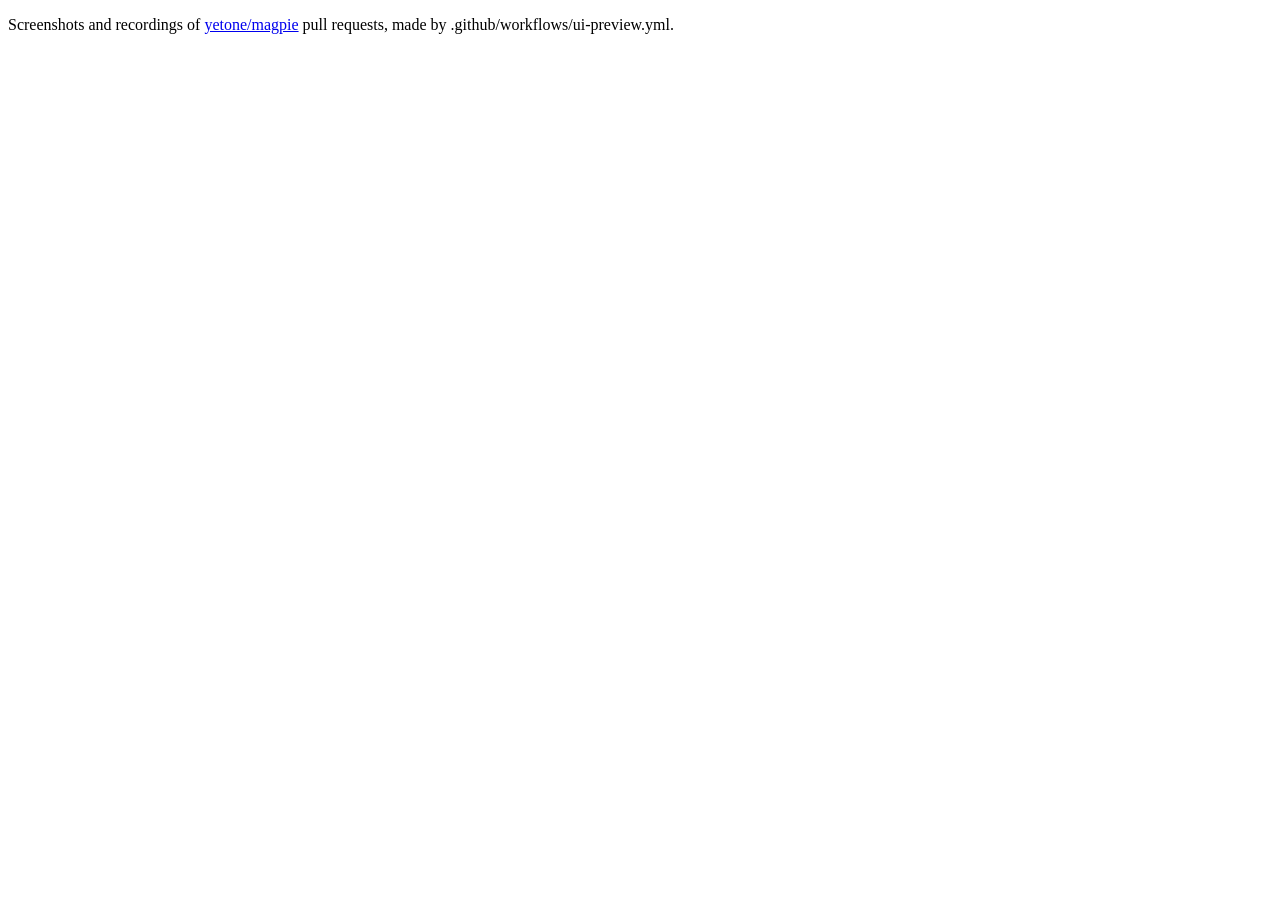
<file: index.html>
<!doctype html><meta charset="utf-8"><title>magpie UI previews</title><p>Screenshots and recordings of <a href="https://github.com/yetone/magpie/pulls">yetone/magpie</a> pull requests, made by .github/workflows/ui-preview.yml.</p>
</file>
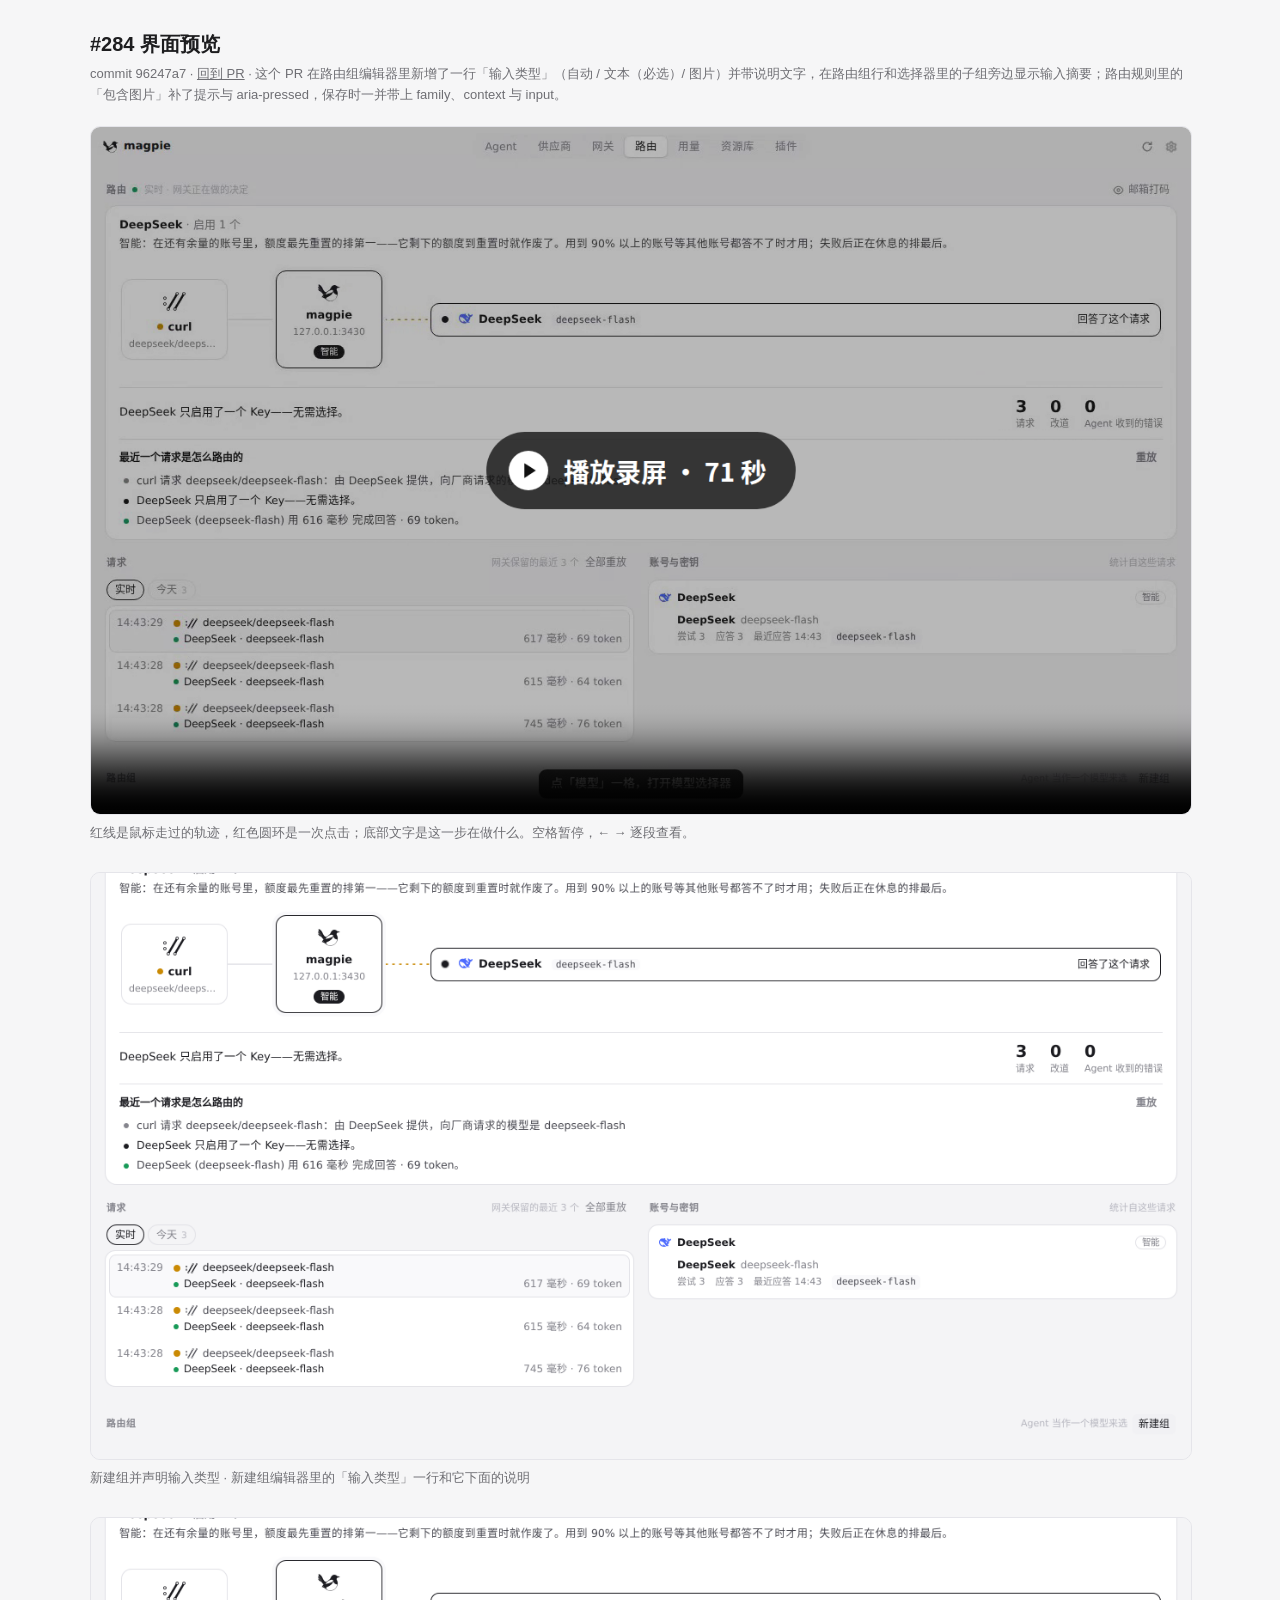
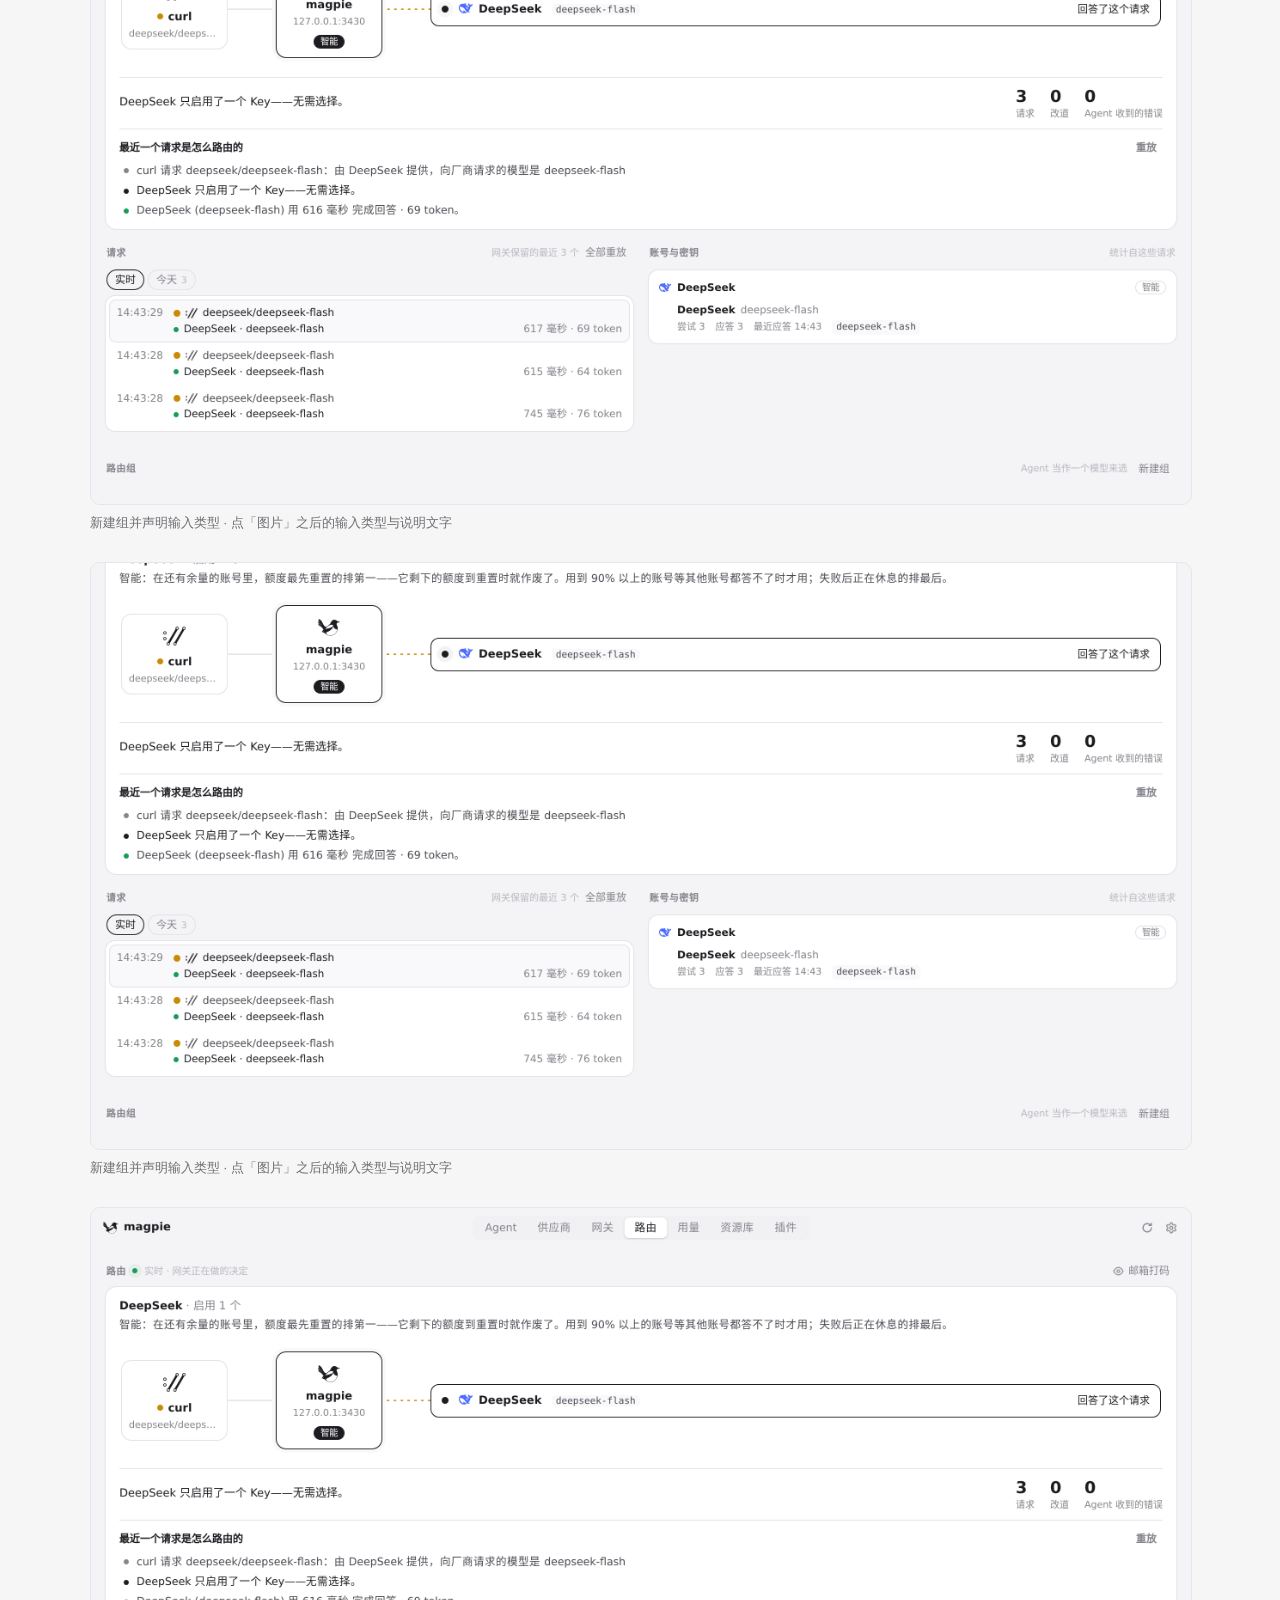
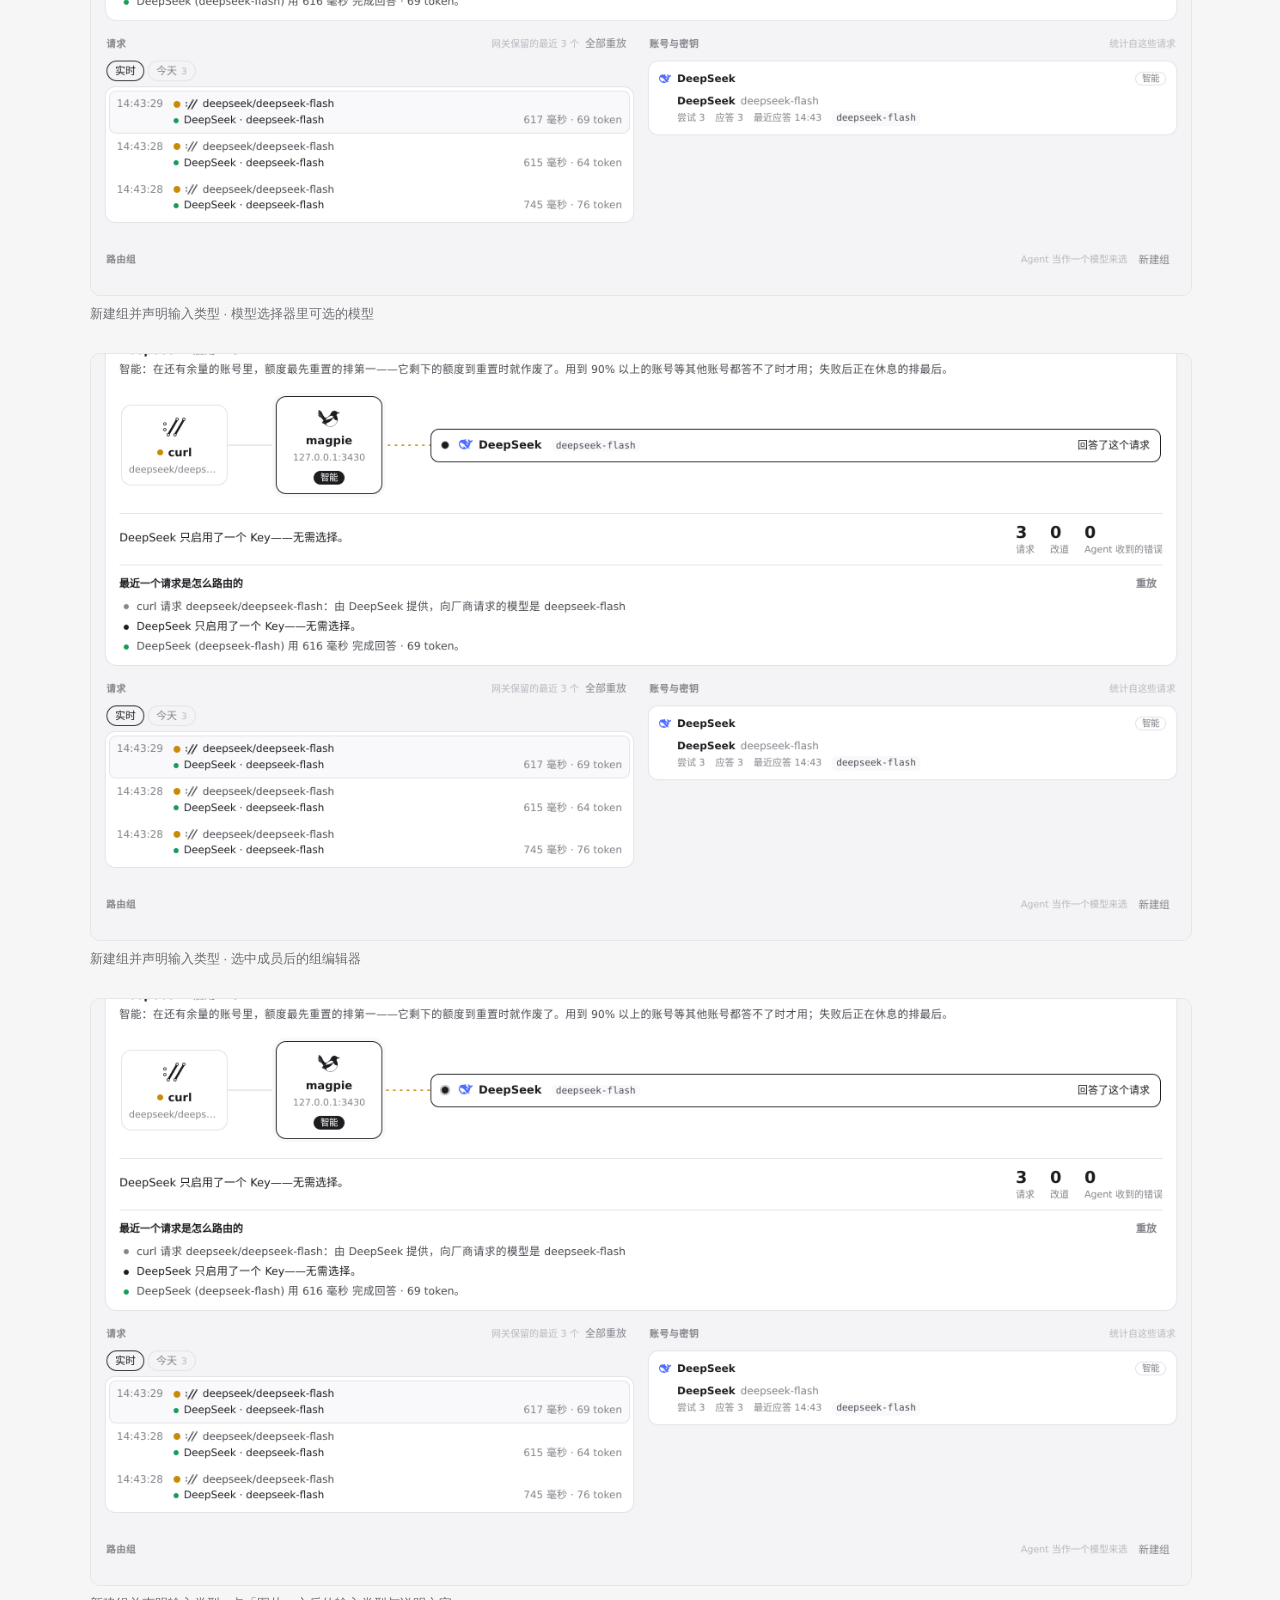
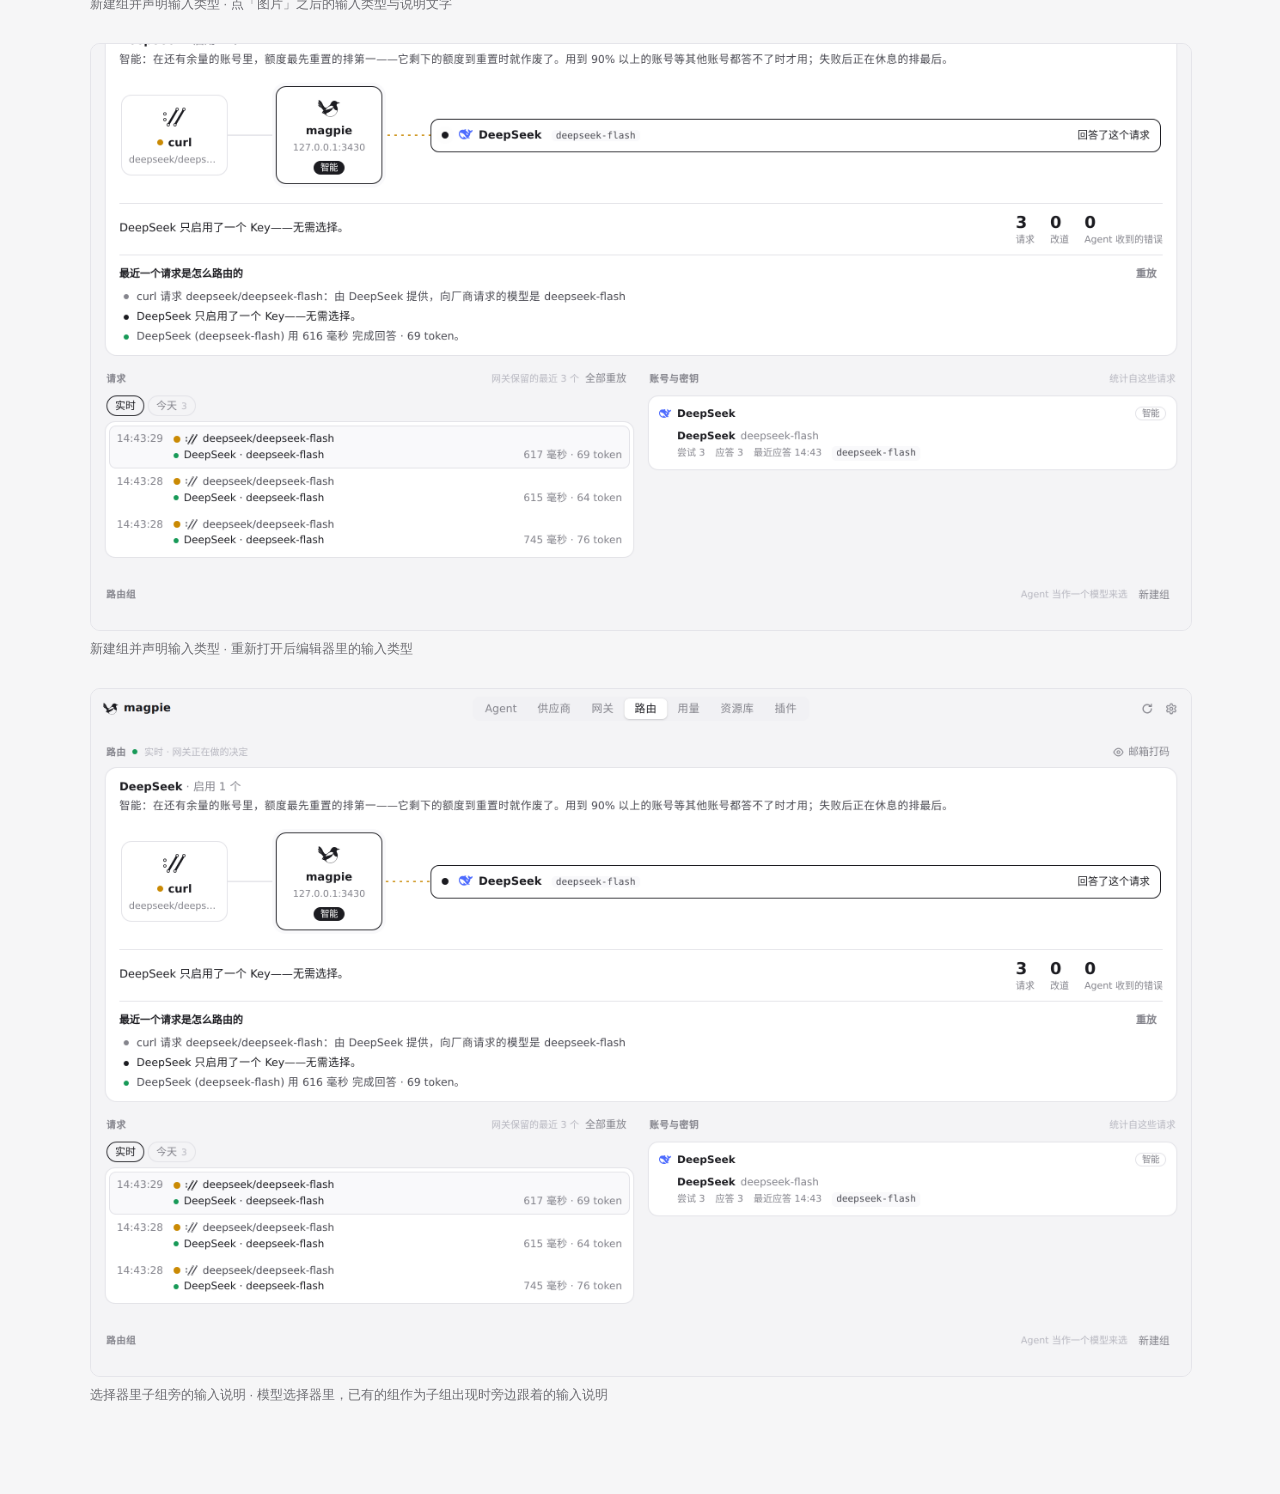
<file: pr-284/96247a7/index.html>
<!doctype html><html lang="zh"><meta charset="utf-8"><meta name="viewport" content="width=device-width,initial-scale=1">
<title>#284 界面预览 · 96247a7</title>
<style>:root{color-scheme:light dark;--bg:#f6f6f7;--fg:#1d1d1f;--muted:#6e6e73;--card:#fff;--line:#e5e5ea}
@media (prefers-color-scheme:dark){:root{--bg:#111113;--fg:#f2f2f4;--muted:#9a9aa0;--card:#1c1c1f;--line:#2c2c30}}
body{margin:0;background:var(--bg);color:var(--fg);font:15px/1.6 -apple-system,"Segoe UI","PingFang SC","Noto Sans CJK SC",sans-serif}
main{max-width:1100px;margin:0 auto;padding:28px 16px 60px}h1{font-size:20px;margin:0 0 4px}.m{color:var(--muted);font-size:13px;margin:0 0 20px}
video,img{display:block;width:100%;border-radius:10px;border:1px solid var(--line);background:var(--card)}figure{margin:0 0 28px}figcaption{color:var(--muted);font-size:13px;margin-top:8px}
a{color:inherit}</style>
<main><h1>#284 界面预览</h1><p class="m">commit 96247a7 · <a href="https://github.com/yetone/magpie/pull/284">回到 PR</a> · 这个 PR 在路由组编辑器里新增了一行「输入类型」（自动 / 文本（必选）/ 图片）并带说明文字，在路由组行和选择器里的子组旁边显示输入摘要；路由规则里的「包含图片」补了提示与 aria-pressed，保存时一并带上 family、context 与 input。</p>
<figure><video src="preview.mp4" controls autoplay muted playsinline poster="poster.png"></video><figcaption>红线是鼠标走过的轨迹，红色圆环是一次点击；底部文字是这一步在做什么。空格暂停，← → 逐段查看。</figcaption></figure>
<figure><img src="01-group-editor-input-auto.png" alt="新建组编辑器里的「输入类型」一行和它下面的说明"><figcaption>新建组并声明输入类型 · 新建组编辑器里的「输入类型」一行和它下面的说明</figcaption></figure>
<figure><img src="02-group-editor-input-image.png" alt="点「图片」之后的输入类型与说明文字"><figcaption>新建组并声明输入类型 · 点「图片」之后的输入类型与说明文字</figcaption></figure>
<figure><img src="04-group-editor-input-image.png" alt="点「图片」之后的输入类型与说明文字"><figcaption>新建组并声明输入类型 · 点「图片」之后的输入类型与说明文字</figcaption></figure>
<figure><img src="06-group-member-picker.png" alt="模型选择器里可选的模型"><figcaption>新建组并声明输入类型 · 模型选择器里可选的模型</figcaption></figure>
<figure><img src="07-group-editor-after-member.png" alt="选中成员后的组编辑器"><figcaption>新建组并声明输入类型 · 选中成员后的组编辑器</figcaption></figure>
<figure><img src="08-group-editor-input-image.png" alt="点「图片」之后的输入类型与说明文字"><figcaption>新建组并声明输入类型 · 点「图片」之后的输入类型与说明文字</figcaption></figure>
<figure><img src="10-group-editor-reopened.png" alt="重新打开后编辑器里的输入类型"><figcaption>新建组并声明输入类型 · 重新打开后编辑器里的输入类型</figcaption></figure>
<figure><img src="11-picker-subgroup-input-note.png" alt="模型选择器里，已有的组作为子组出现时旁边跟着的输入说明"><figcaption>选择器里子组旁的输入说明 · 模型选择器里，已有的组作为子组出现时旁边跟着的输入说明</figcaption></figure>
</main></html>
</file>
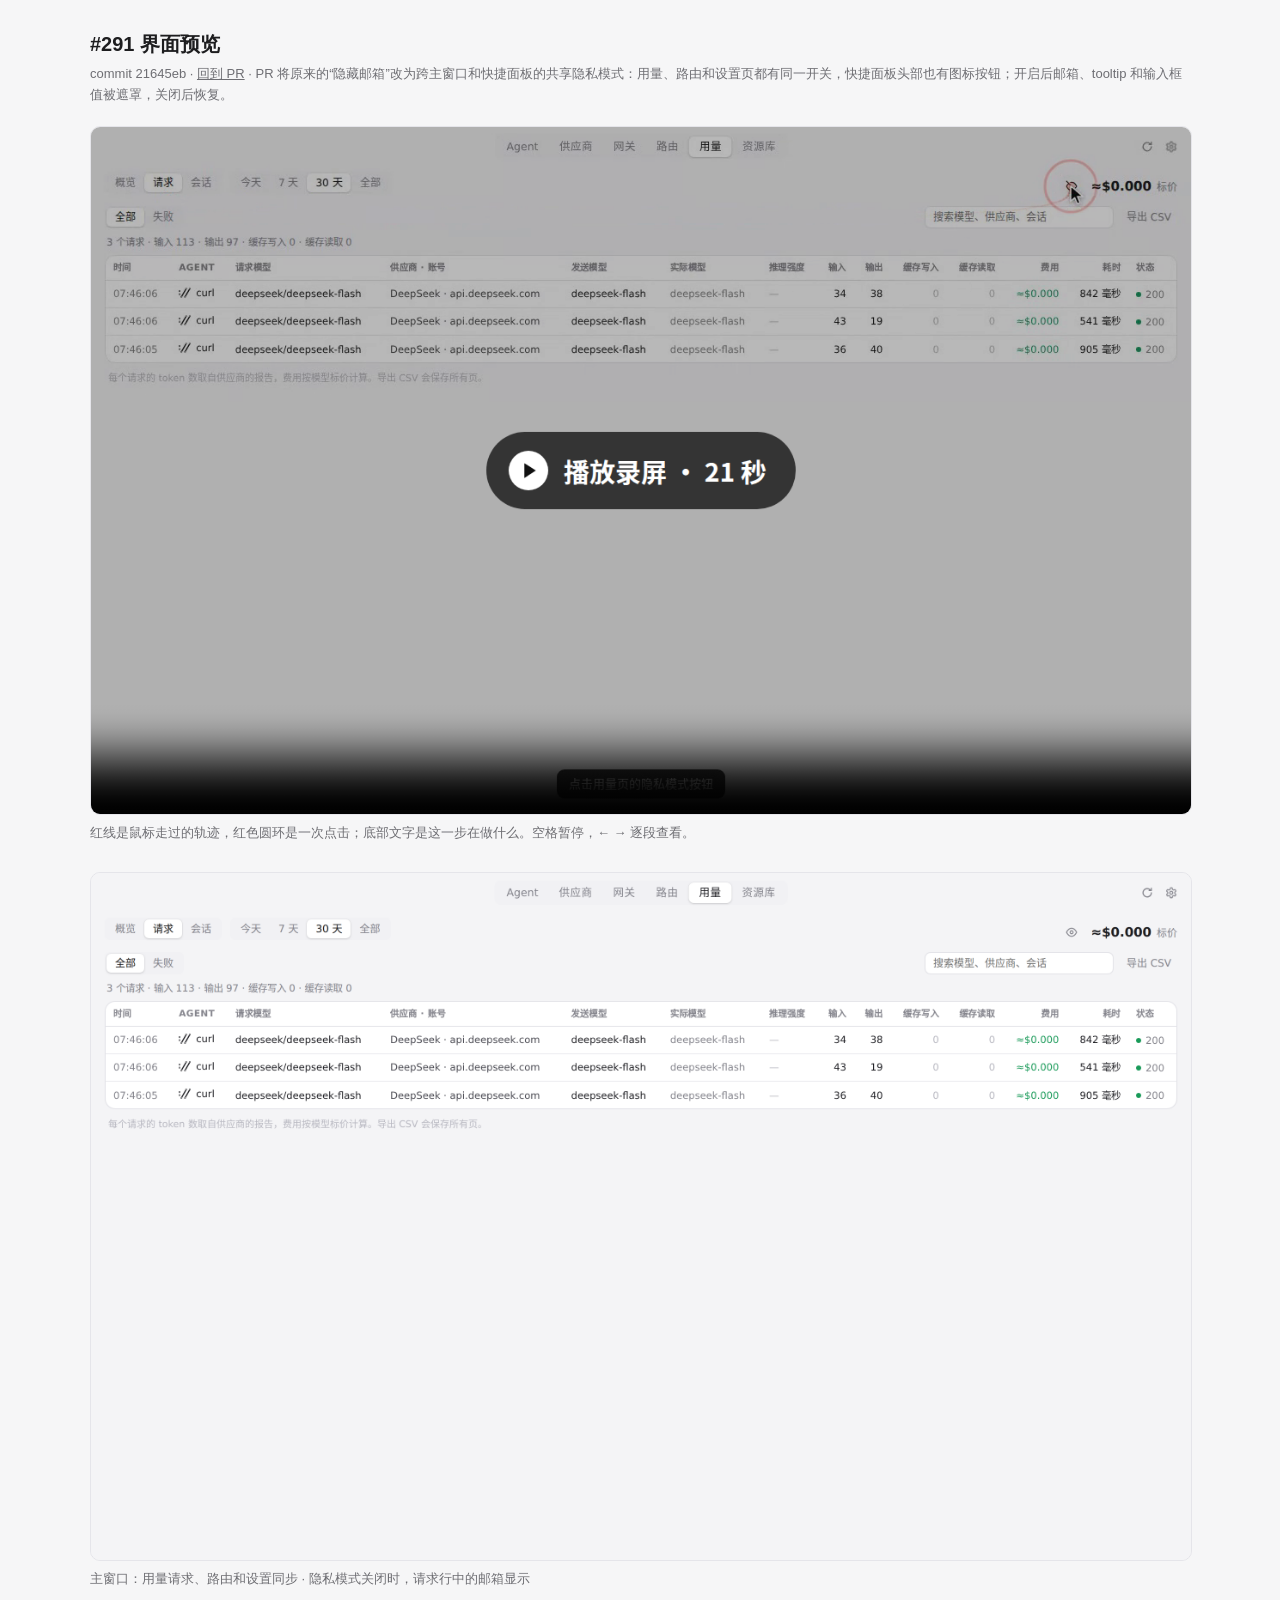
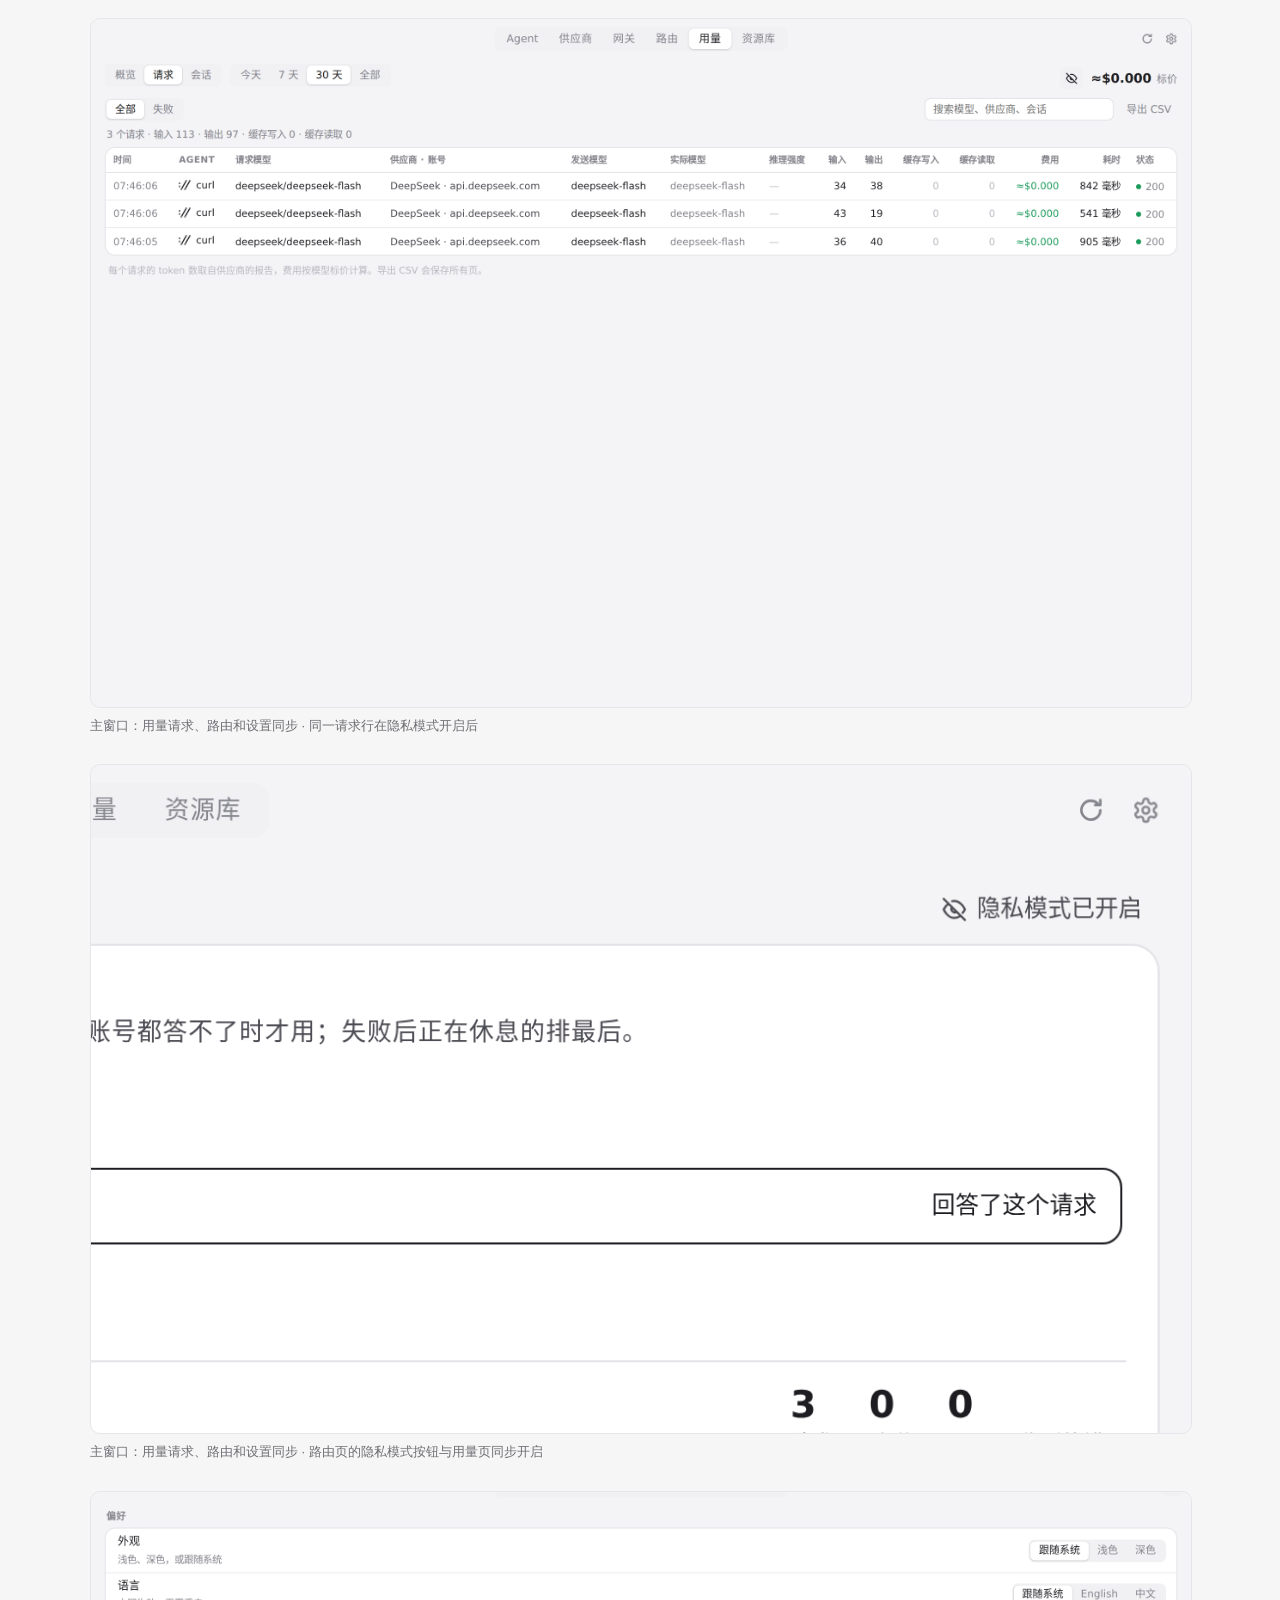
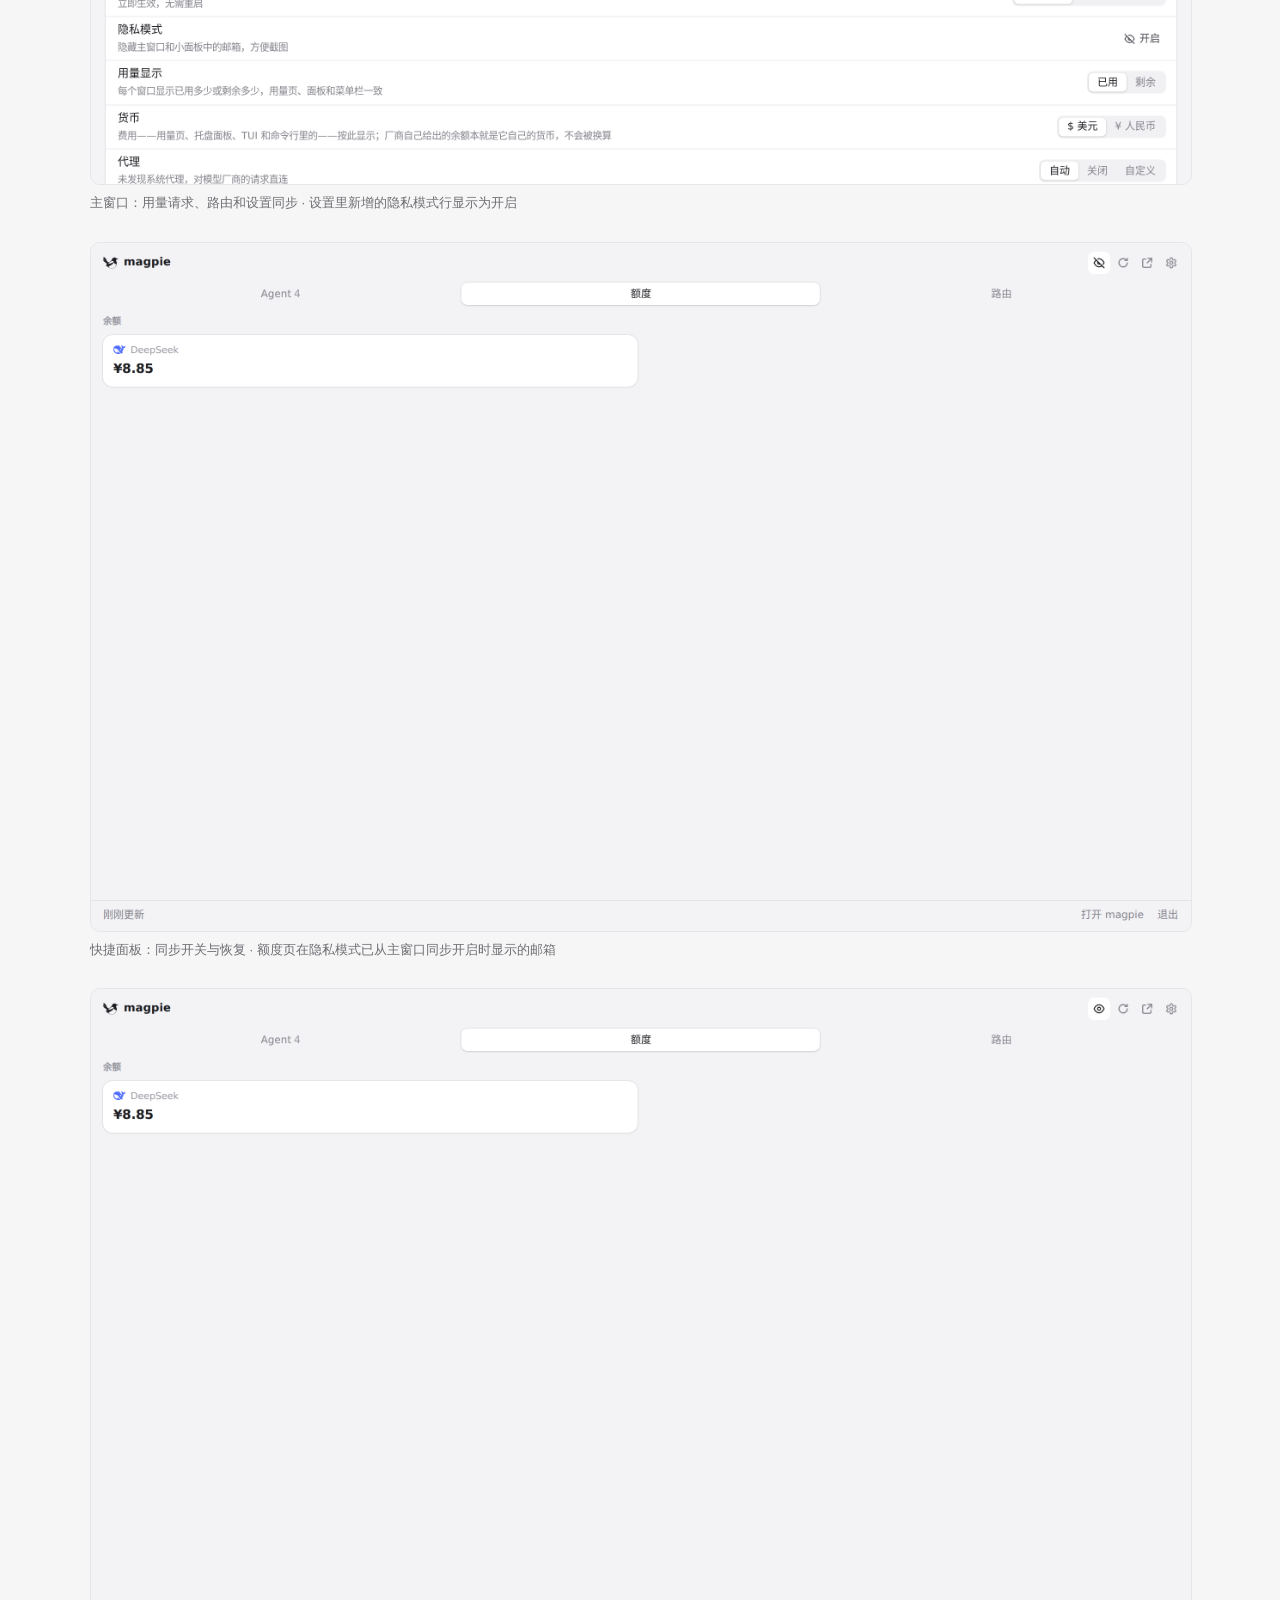
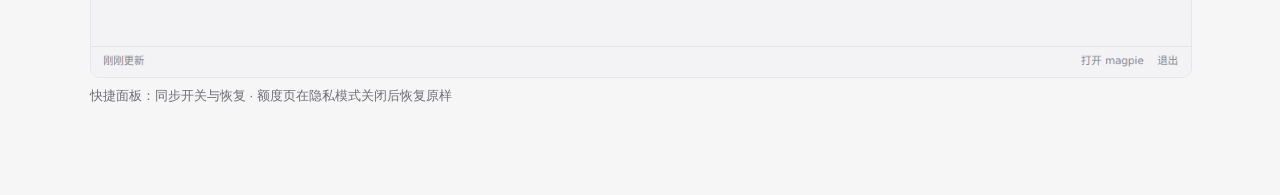
<file: pr-291/21645eb/index.html>
<!doctype html><html lang="zh"><meta charset="utf-8"><meta name="viewport" content="width=device-width,initial-scale=1">
<title>#291 界面预览 · 21645eb</title>
<style>:root{color-scheme:light dark;--bg:#f6f6f7;--fg:#1d1d1f;--muted:#6e6e73;--card:#fff;--line:#e5e5ea}
@media (prefers-color-scheme:dark){:root{--bg:#111113;--fg:#f2f2f4;--muted:#9a9aa0;--card:#1c1c1f;--line:#2c2c30}}
body{margin:0;background:var(--bg);color:var(--fg);font:15px/1.6 -apple-system,"Segoe UI","PingFang SC","Noto Sans CJK SC",sans-serif}
main{max-width:1100px;margin:0 auto;padding:28px 16px 60px}h1{font-size:20px;margin:0 0 4px}.m{color:var(--muted);font-size:13px;margin:0 0 20px}
video,img{display:block;width:100%;border-radius:10px;border:1px solid var(--line);background:var(--card)}figure{margin:0 0 28px}figcaption{color:var(--muted);font-size:13px;margin-top:8px}
a{color:inherit}</style>
<main><h1>#291 界面预览</h1><p class="m">commit 21645eb · <a href="https://github.com/yetone/magpie/pull/291">回到 PR</a> · PR 将原来的“隐藏邮箱”改为跨主窗口和快捷面板的共享隐私模式：用量、路由和设置页都有同一开关，快捷面板头部也有图标按钮；开启后邮箱、tooltip 和输入框值被遮罩，关闭后恢复。</p>
<figure><video src="preview.mp4" controls autoplay muted playsinline poster="poster.png"></video><figcaption>红线是鼠标走过的轨迹，红色圆环是一次点击；底部文字是这一步在做什么。空格暂停，← → 逐段查看。</figcaption></figure>
<figure><img src="01-usage-requests-privacy-off.png" alt="隐私模式关闭时，请求行中的邮箱显示"><figcaption>主窗口：用量请求、路由和设置同步 · 隐私模式关闭时，请求行中的邮箱显示</figcaption></figure>
<figure><img src="02-usage-requests-privacy-on.png" alt="同一请求行在隐私模式开启后"><figcaption>主窗口：用量请求、路由和设置同步 · 同一请求行在隐私模式开启后</figcaption></figure>
<figure><img src="03-routing-privacy-on.png" alt="路由页的隐私模式按钮与用量页同步开启"><figcaption>主窗口：用量请求、路由和设置同步 · 路由页的隐私模式按钮与用量页同步开启</figcaption></figure>
<figure><img src="04-settings-privacy-on.png" alt="设置里新增的隐私模式行显示为开启"><figcaption>主窗口：用量请求、路由和设置同步 · 设置里新增的隐私模式行显示为开启</figcaption></figure>
<figure><img src="05-panel-usage-privacy-on.png" alt="额度页在隐私模式已从主窗口同步开启时显示的邮箱"><figcaption>快捷面板：同步开关与恢复 · 额度页在隐私模式已从主窗口同步开启时显示的邮箱</figcaption></figure>
<figure><img src="06-panel-usage-privacy-off.png" alt="额度页在隐私模式关闭后恢复原样"><figcaption>快捷面板：同步开关与恢复 · 额度页在隐私模式关闭后恢复原样</figcaption></figure>
</main></html>
</file>
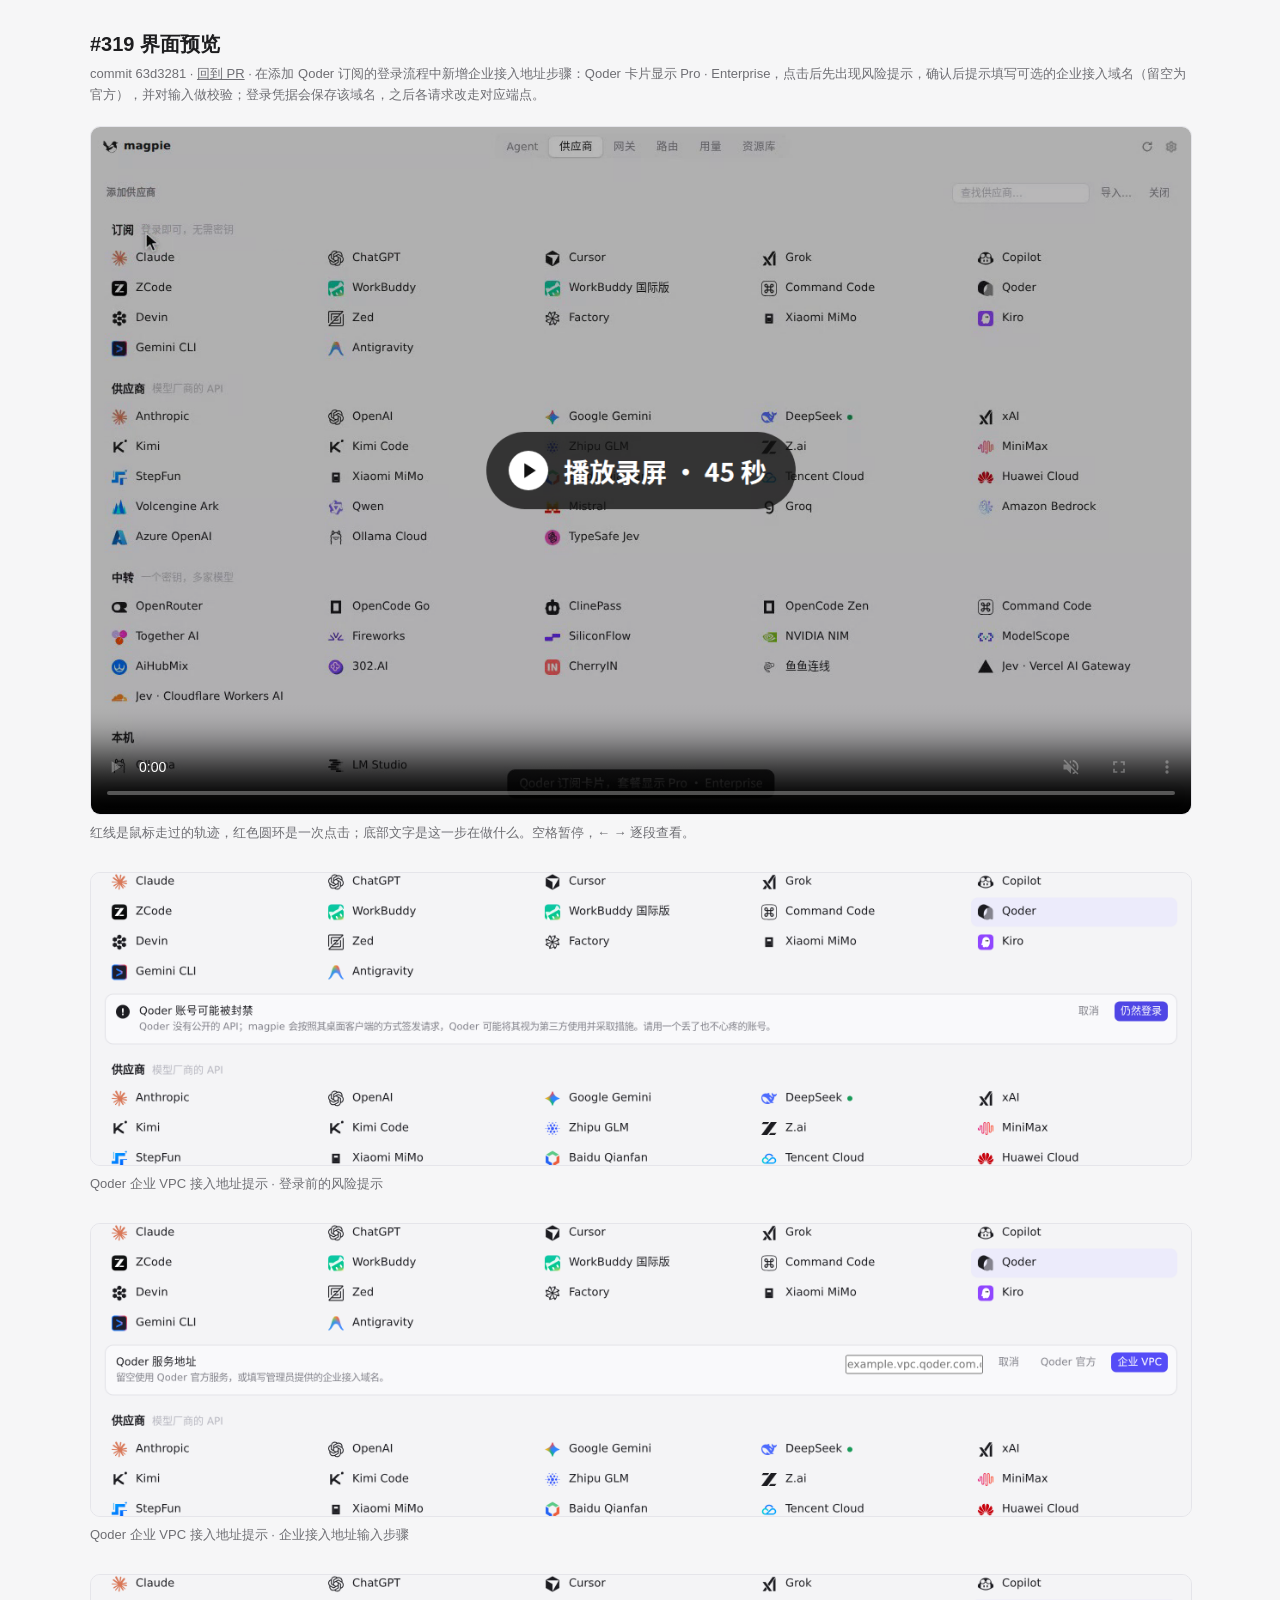
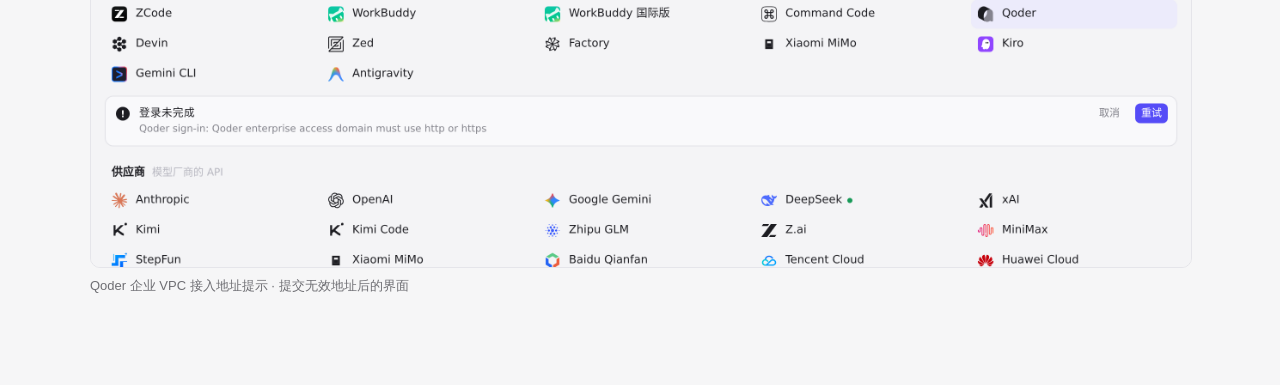
<file: pr-319/63d3281/index.html>
<!doctype html><html lang="zh"><meta charset="utf-8"><meta name="viewport" content="width=device-width,initial-scale=1">
<title>#319 界面预览 · 63d3281</title>
<style>:root{color-scheme:light dark;--bg:#f6f6f7;--fg:#1d1d1f;--muted:#6e6e73;--card:#fff;--line:#e5e5ea}
@media (prefers-color-scheme:dark){:root{--bg:#111113;--fg:#f2f2f4;--muted:#9a9aa0;--card:#1c1c1f;--line:#2c2c30}}
body{margin:0;background:var(--bg);color:var(--fg);font:15px/1.6 -apple-system,"Segoe UI","PingFang SC","Noto Sans CJK SC",sans-serif}
main{max-width:1100px;margin:0 auto;padding:28px 16px 60px}h1{font-size:20px;margin:0 0 4px}.m{color:var(--muted);font-size:13px;margin:0 0 20px}
video,img{display:block;width:100%;border-radius:10px;border:1px solid var(--line);background:var(--card)}figure{margin:0 0 28px}figcaption{color:var(--muted);font-size:13px;margin-top:8px}
a{color:inherit}</style>
<main><h1>#319 界面预览</h1><p class="m">commit 63d3281 · <a href="https://github.com/yetone/magpie/pull/319">回到 PR</a> · 在添加 Qoder 订阅的登录流程中新增企业接入地址步骤：Qoder 卡片显示 Pro · Enterprise，点击后先出现风险提示，确认后提示填写可选的企业接入域名（留空为官方），并对输入做校验；登录凭据会保存该域名，之后各请求改走对应端点。</p>
<figure><video src="preview.mp4" controls autoplay muted playsinline poster="poster.png"></video><figcaption>红线是鼠标走过的轨迹，红色圆环是一次点击；底部文字是这一步在做什么。空格暂停，← → 逐段查看。</figcaption></figure>
<figure><img src="02-qoder-risk-prompt.png" alt="登录前的风险提示"><figcaption>Qoder 企业 VPC 接入地址提示 · 登录前的风险提示</figcaption></figure>
<figure><img src="03-qoder-endpoint-prompt.png" alt="企业接入地址输入步骤"><figcaption>Qoder 企业 VPC 接入地址提示 · 企业接入地址输入步骤</figcaption></figure>
<figure><img src="04-qoder-endpoint-invalid.png" alt="提交无效地址后的界面"><figcaption>Qoder 企业 VPC 接入地址提示 · 提交无效地址后的界面</figcaption></figure>
</main></html>
</file>
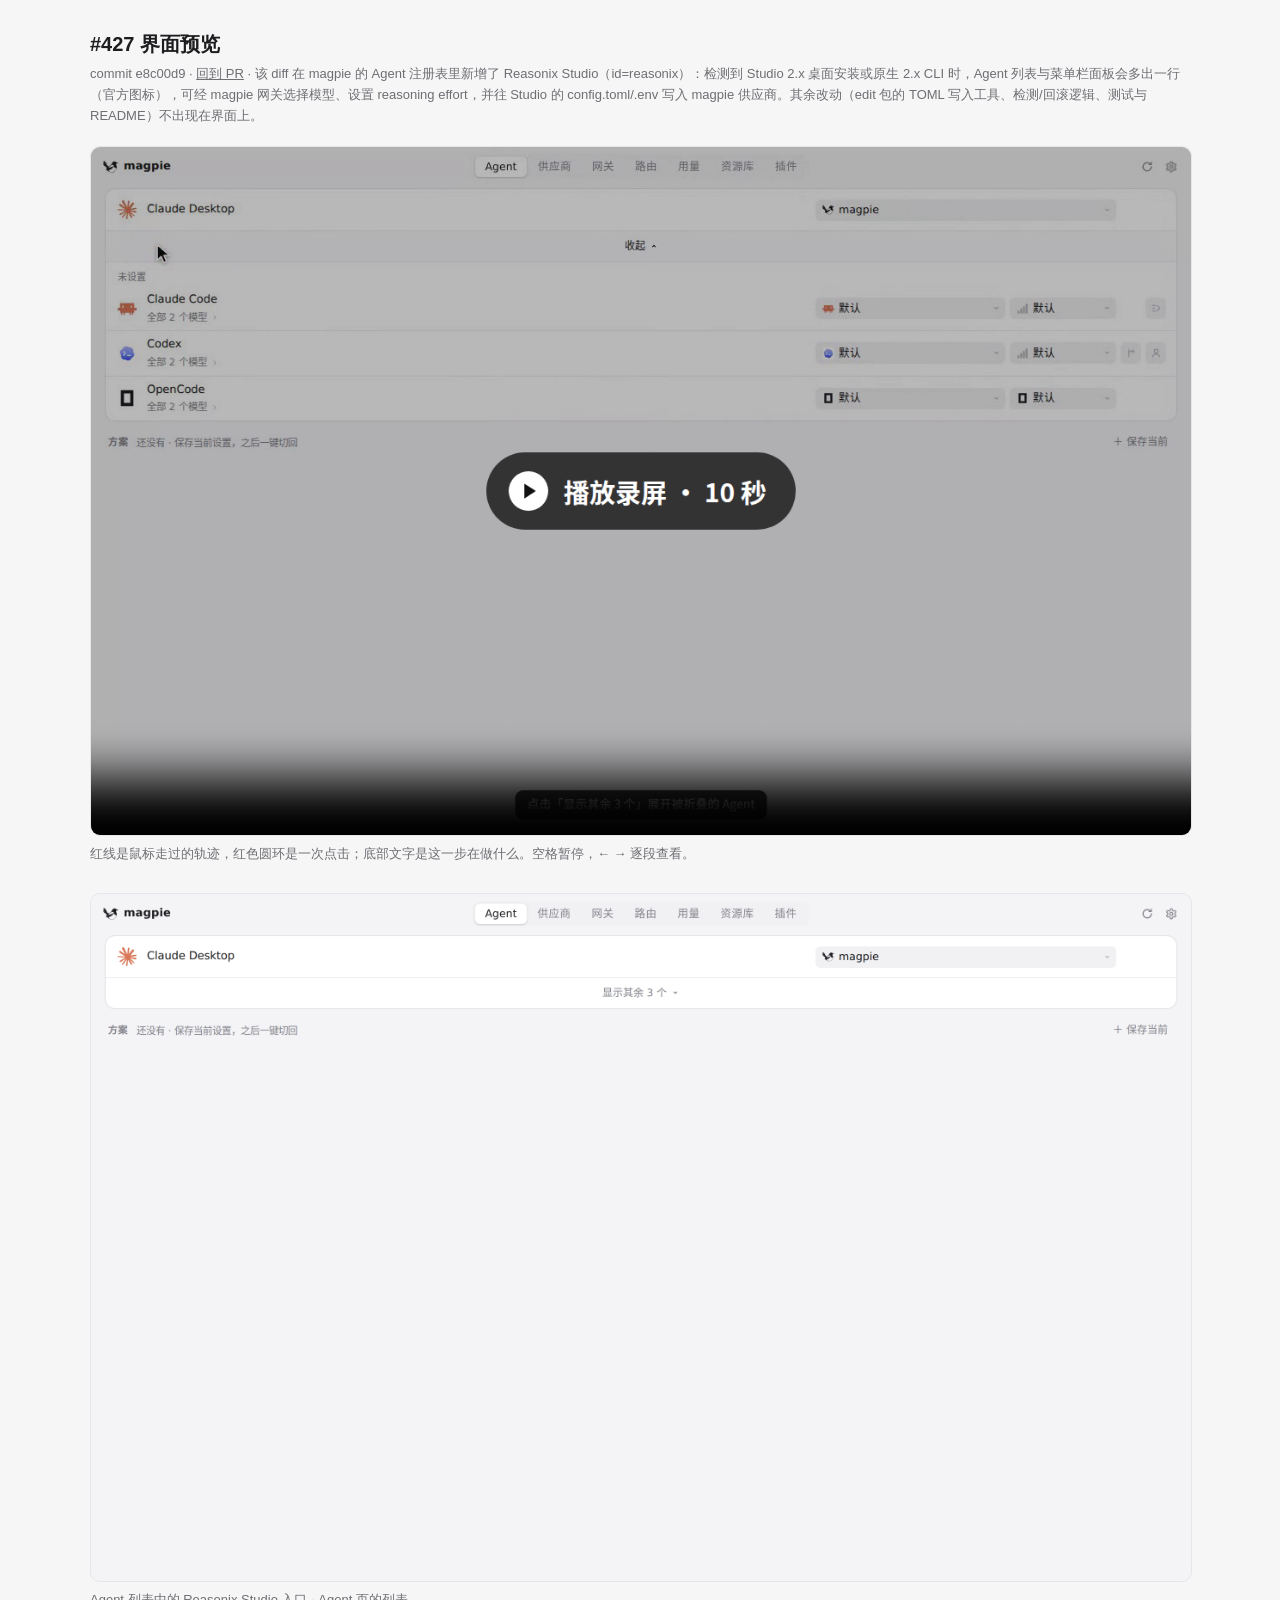
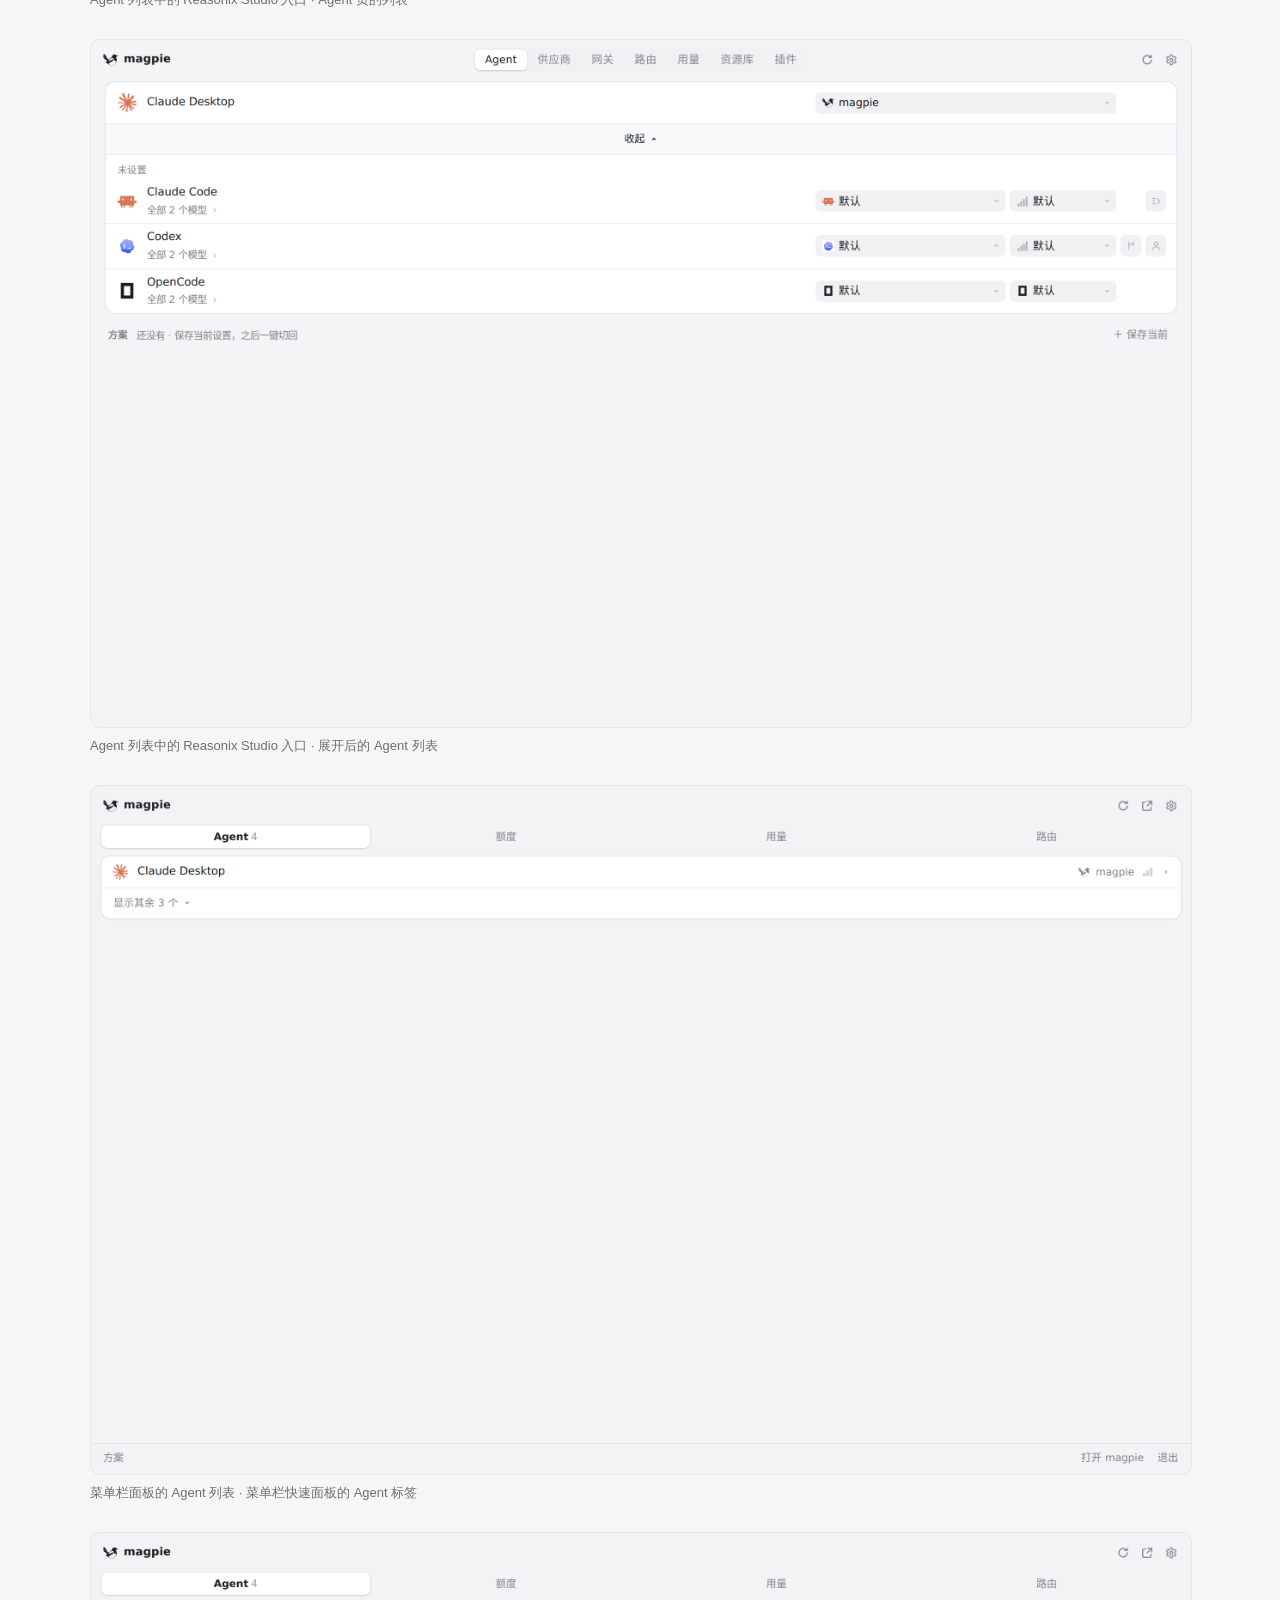
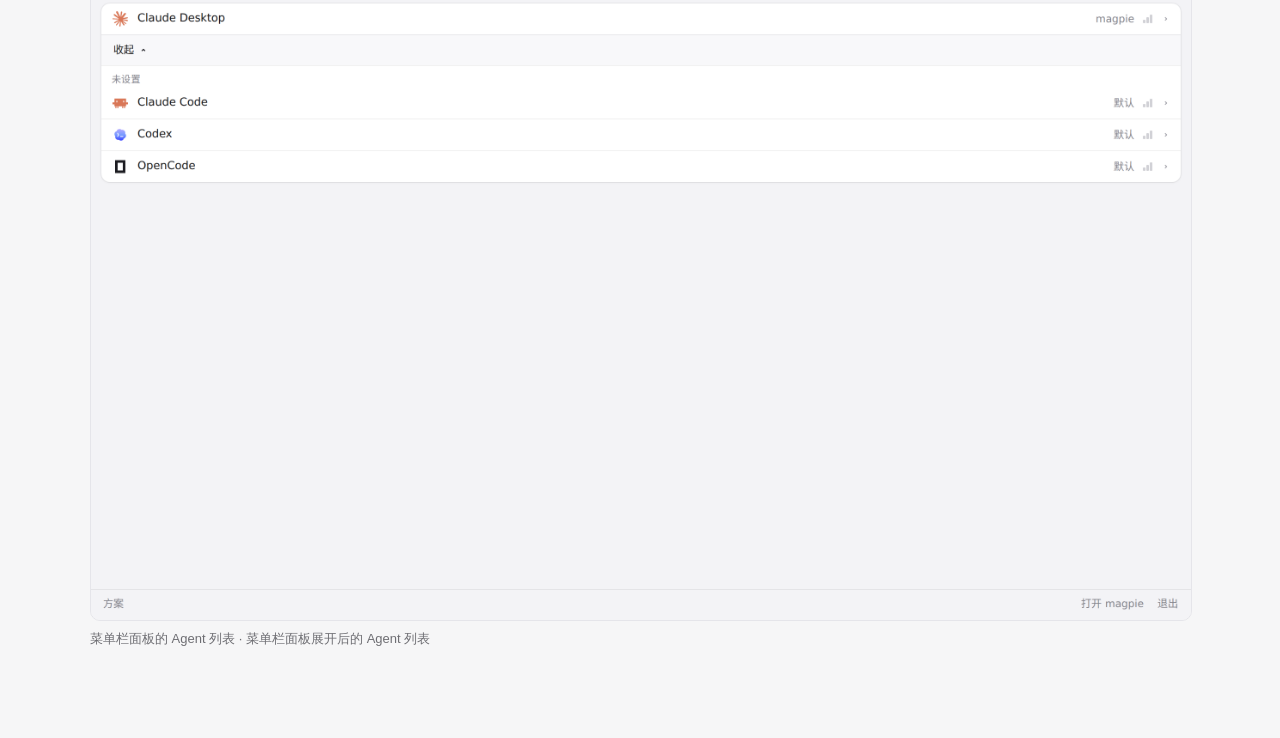
<file: pr-427/e8c00d9/index.html>
<!doctype html><html lang="zh"><meta charset="utf-8"><meta name="viewport" content="width=device-width,initial-scale=1">
<title>#427 界面预览 · e8c00d9</title>
<style>:root{color-scheme:light dark;--bg:#f6f6f7;--fg:#1d1d1f;--muted:#6e6e73;--card:#fff;--line:#e5e5ea}
@media (prefers-color-scheme:dark){:root{--bg:#111113;--fg:#f2f2f4;--muted:#9a9aa0;--card:#1c1c1f;--line:#2c2c30}}
body{margin:0;background:var(--bg);color:var(--fg);font:15px/1.6 -apple-system,"Segoe UI","PingFang SC","Noto Sans CJK SC",sans-serif}
main{max-width:1100px;margin:0 auto;padding:28px 16px 60px}h1{font-size:20px;margin:0 0 4px}.m{color:var(--muted);font-size:13px;margin:0 0 20px}
video,img{display:block;width:100%;border-radius:10px;border:1px solid var(--line);background:var(--card)}figure{margin:0 0 28px}figcaption{color:var(--muted);font-size:13px;margin-top:8px}
a{color:inherit}</style>
<main><h1>#427 界面预览</h1><p class="m">commit e8c00d9 · <a href="https://github.com/yetone/magpie/pull/427">回到 PR</a> · 该 diff 在 magpie 的 Agent 注册表里新增了 Reasonix Studio（id=reasonix）：检测到 Studio 2.x 桌面安装或原生 2.x CLI 时，Agent 列表与菜单栏面板会多出一行（官方图标），可经 magpie 网关选择模型、设置 reasoning effort，并往 Studio 的 config.toml/.env 写入 magpie 供应商。其余改动（edit 包的 TOML 写入工具、检测/回滚逻辑、测试与 README）不出现在界面上。</p>
<figure><video src="preview.mp4" controls autoplay muted playsinline poster="poster.png"></video><figcaption>红线是鼠标走过的轨迹，红色圆环是一次点击；底部文字是这一步在做什么。空格暂停，← → 逐段查看。</figcaption></figure>
<figure><img src="01-agents-list.png" alt="Agent 页的列表"><figcaption>Agent 列表中的 Reasonix Studio 入口 · Agent 页的列表</figcaption></figure>
<figure><img src="02-agents-all.png" alt="展开后的 Agent 列表"><figcaption>Agent 列表中的 Reasonix Studio 入口 · 展开后的 Agent 列表</figcaption></figure>
<figure><img src="03-panel-agents.png" alt="菜单栏快速面板的 Agent 标签"><figcaption>菜单栏面板的 Agent 列表 · 菜单栏快速面板的 Agent 标签</figcaption></figure>
<figure><img src="04-panel-agents-all.png" alt="菜单栏面板展开后的 Agent 列表"><figcaption>菜单栏面板的 Agent 列表 · 菜单栏面板展开后的 Agent 列表</figcaption></figure>
</main></html>
</file>
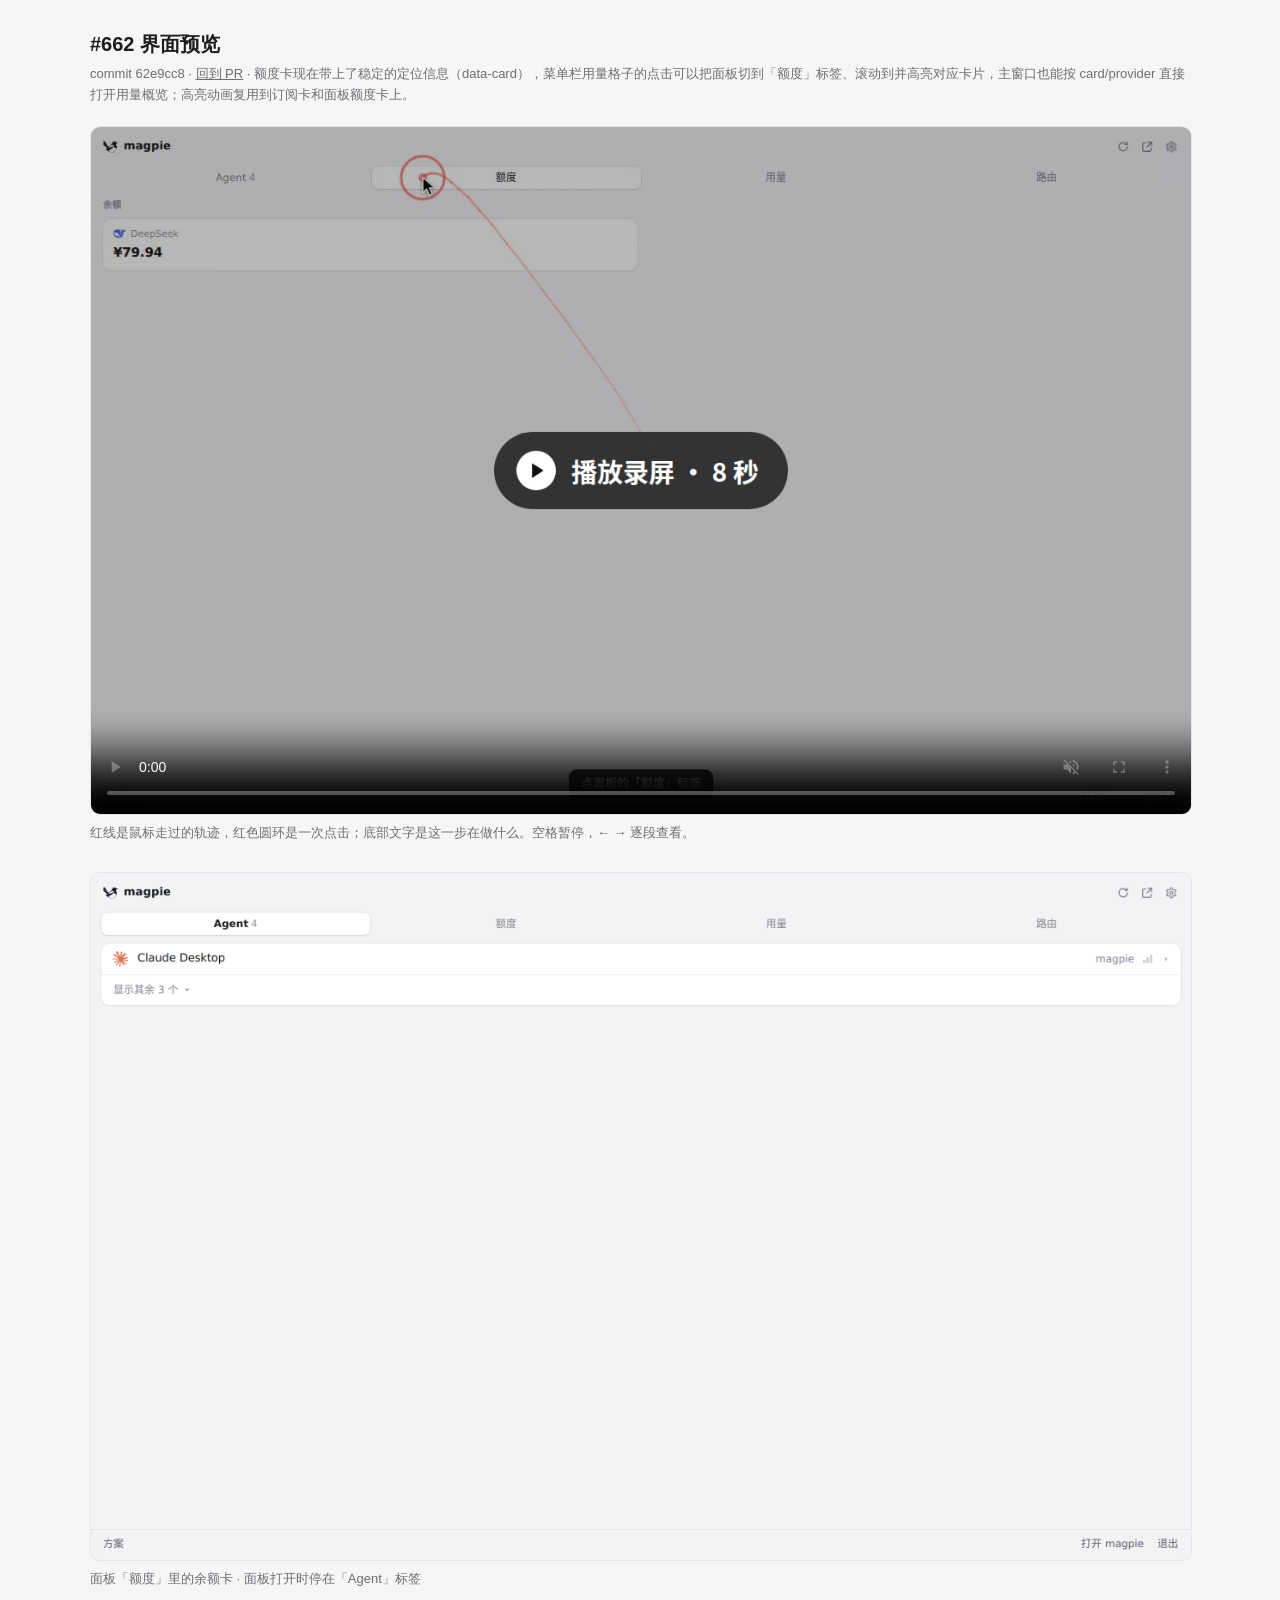
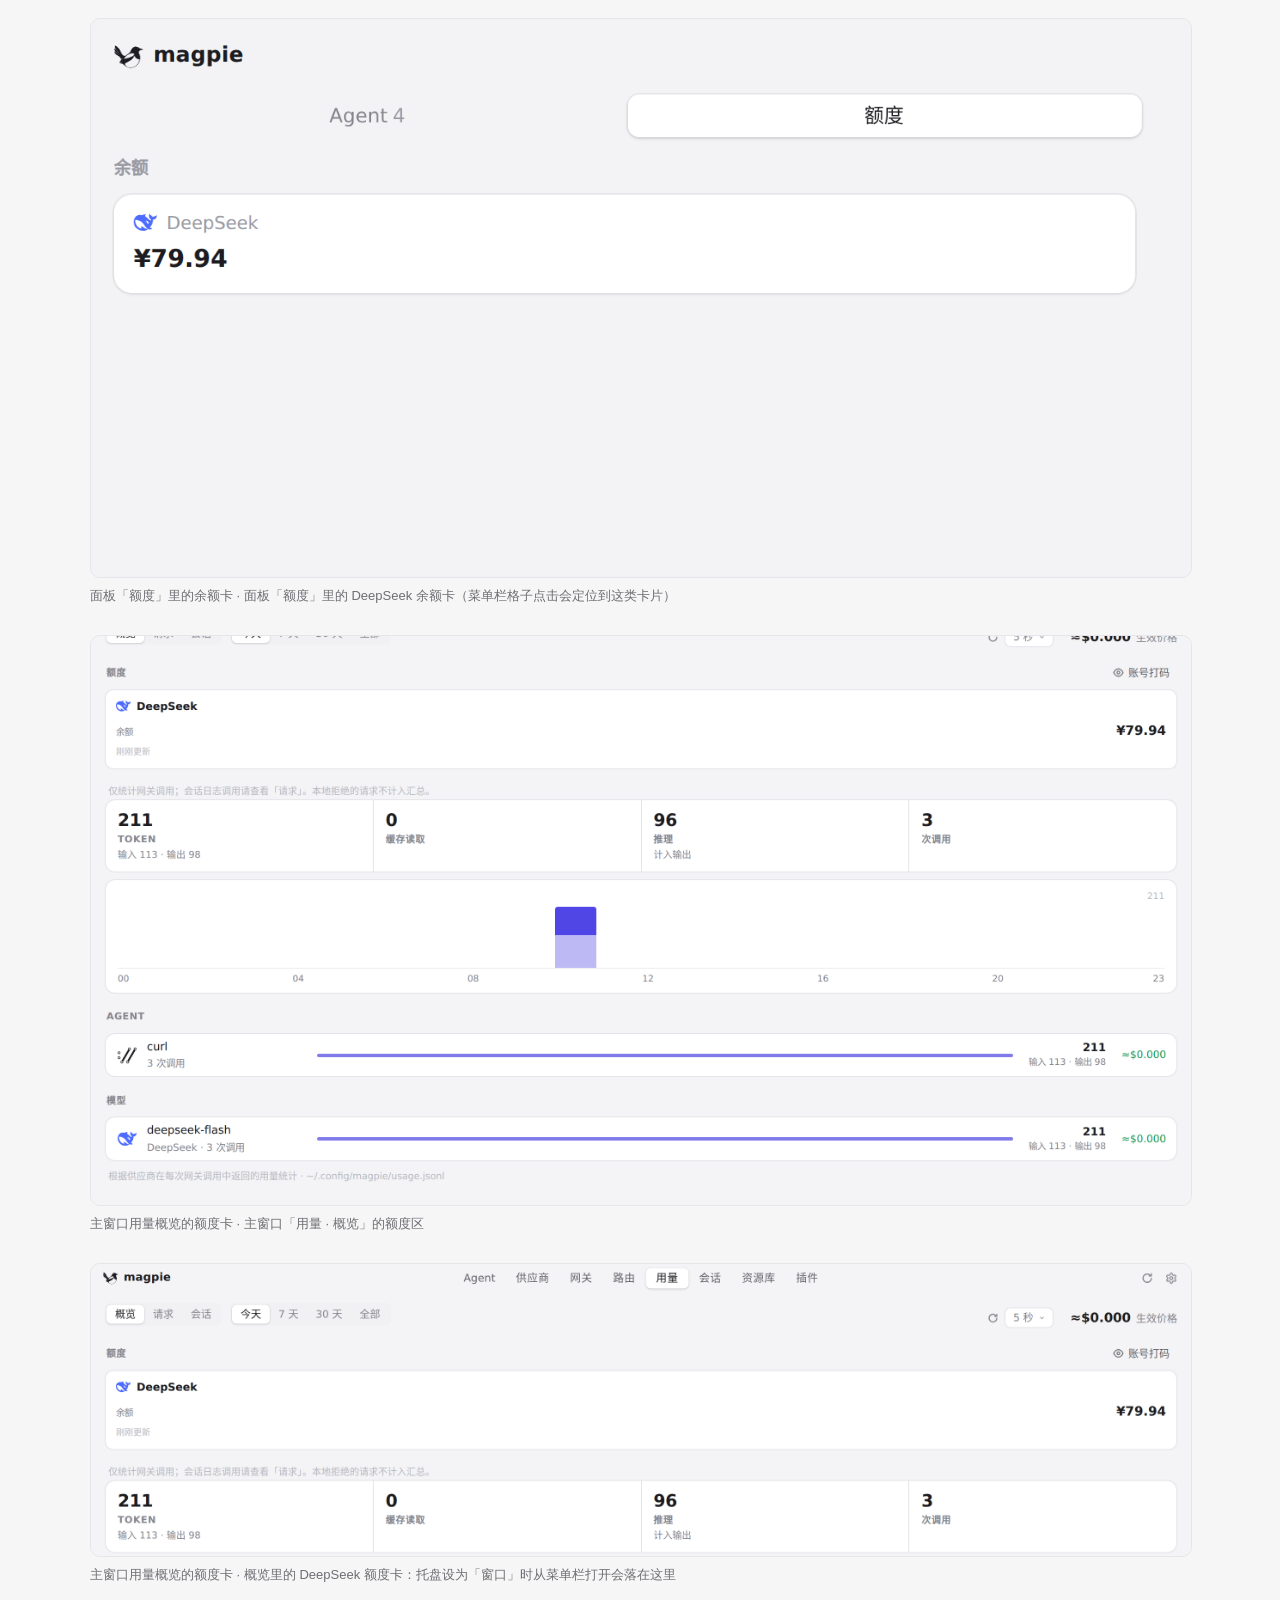
<file: pr-662/62e9cc8/index.html>
<!doctype html><html lang="zh"><meta charset="utf-8"><meta name="viewport" content="width=device-width,initial-scale=1">
<title>#662 界面预览 · 62e9cc8</title>
<style>:root{color-scheme:light dark;--bg:#f6f6f7;--fg:#1d1d1f;--muted:#6e6e73;--card:#fff;--line:#e5e5ea}
@media (prefers-color-scheme:dark){:root{--bg:#111113;--fg:#f2f2f4;--muted:#9a9aa0;--card:#1c1c1f;--line:#2c2c30}}
body{margin:0;background:var(--bg);color:var(--fg);font:15px/1.6 -apple-system,"Segoe UI","PingFang SC","Noto Sans CJK SC",sans-serif}
main{max-width:1100px;margin:0 auto;padding:28px 16px 60px}h1{font-size:20px;margin:0 0 4px}.m{color:var(--muted);font-size:13px;margin:0 0 20px}
video,img{display:block;width:100%;border-radius:10px;border:1px solid var(--line);background:var(--card)}figure{margin:0 0 28px}figcaption{color:var(--muted);font-size:13px;margin-top:8px}
a{color:inherit}</style>
<main><h1>#662 界面预览</h1><p class="m">commit 62e9cc8 · <a href="https://github.com/yetone/magpie/pull/662">回到 PR</a> · 额度卡现在带上了稳定的定位信息（data-card），菜单栏用量格子的点击可以把面板切到「额度」标签、滚动到并高亮对应卡片，主窗口也能按 card/provider 直接打开用量概览；高亮动画复用到订阅卡和面板额度卡上。</p>
<figure><video src="preview.mp4" controls autoplay muted playsinline poster="poster.png"></video><figcaption>红线是鼠标走过的轨迹，红色圆环是一次点击；底部文字是这一步在做什么。空格暂停，← → 逐段查看。</figcaption></figure>
<figure><img src="01-panel-agents-tab.png" alt="面板打开时停在「Agent」标签"><figcaption>面板「额度」里的余额卡 · 面板打开时停在「Agent」标签</figcaption></figure>
<figure><img src="02-panel-quota-deepseek.png" alt="面板「额度」里的 DeepSeek 余额卡（菜单栏格子点击会定位到这类卡片）"><figcaption>面板「额度」里的余额卡 · 面板「额度」里的 DeepSeek 余额卡（菜单栏格子点击会定位到这类卡片）</figcaption></figure>
<figure><img src="03-window-usage-pane.png" alt="主窗口「用量 · 概览」的额度区"><figcaption>主窗口用量概览的额度卡 · 主窗口「用量 · 概览」的额度区</figcaption></figure>
<figure><img src="04-window-quota-card.png" alt="概览里的 DeepSeek 额度卡：托盘设为「窗口」时从菜单栏打开会落在这里"><figcaption>主窗口用量概览的额度卡 · 概览里的 DeepSeek 额度卡：托盘设为「窗口」时从菜单栏打开会落在这里</figcaption></figure>
</main></html>
</file>
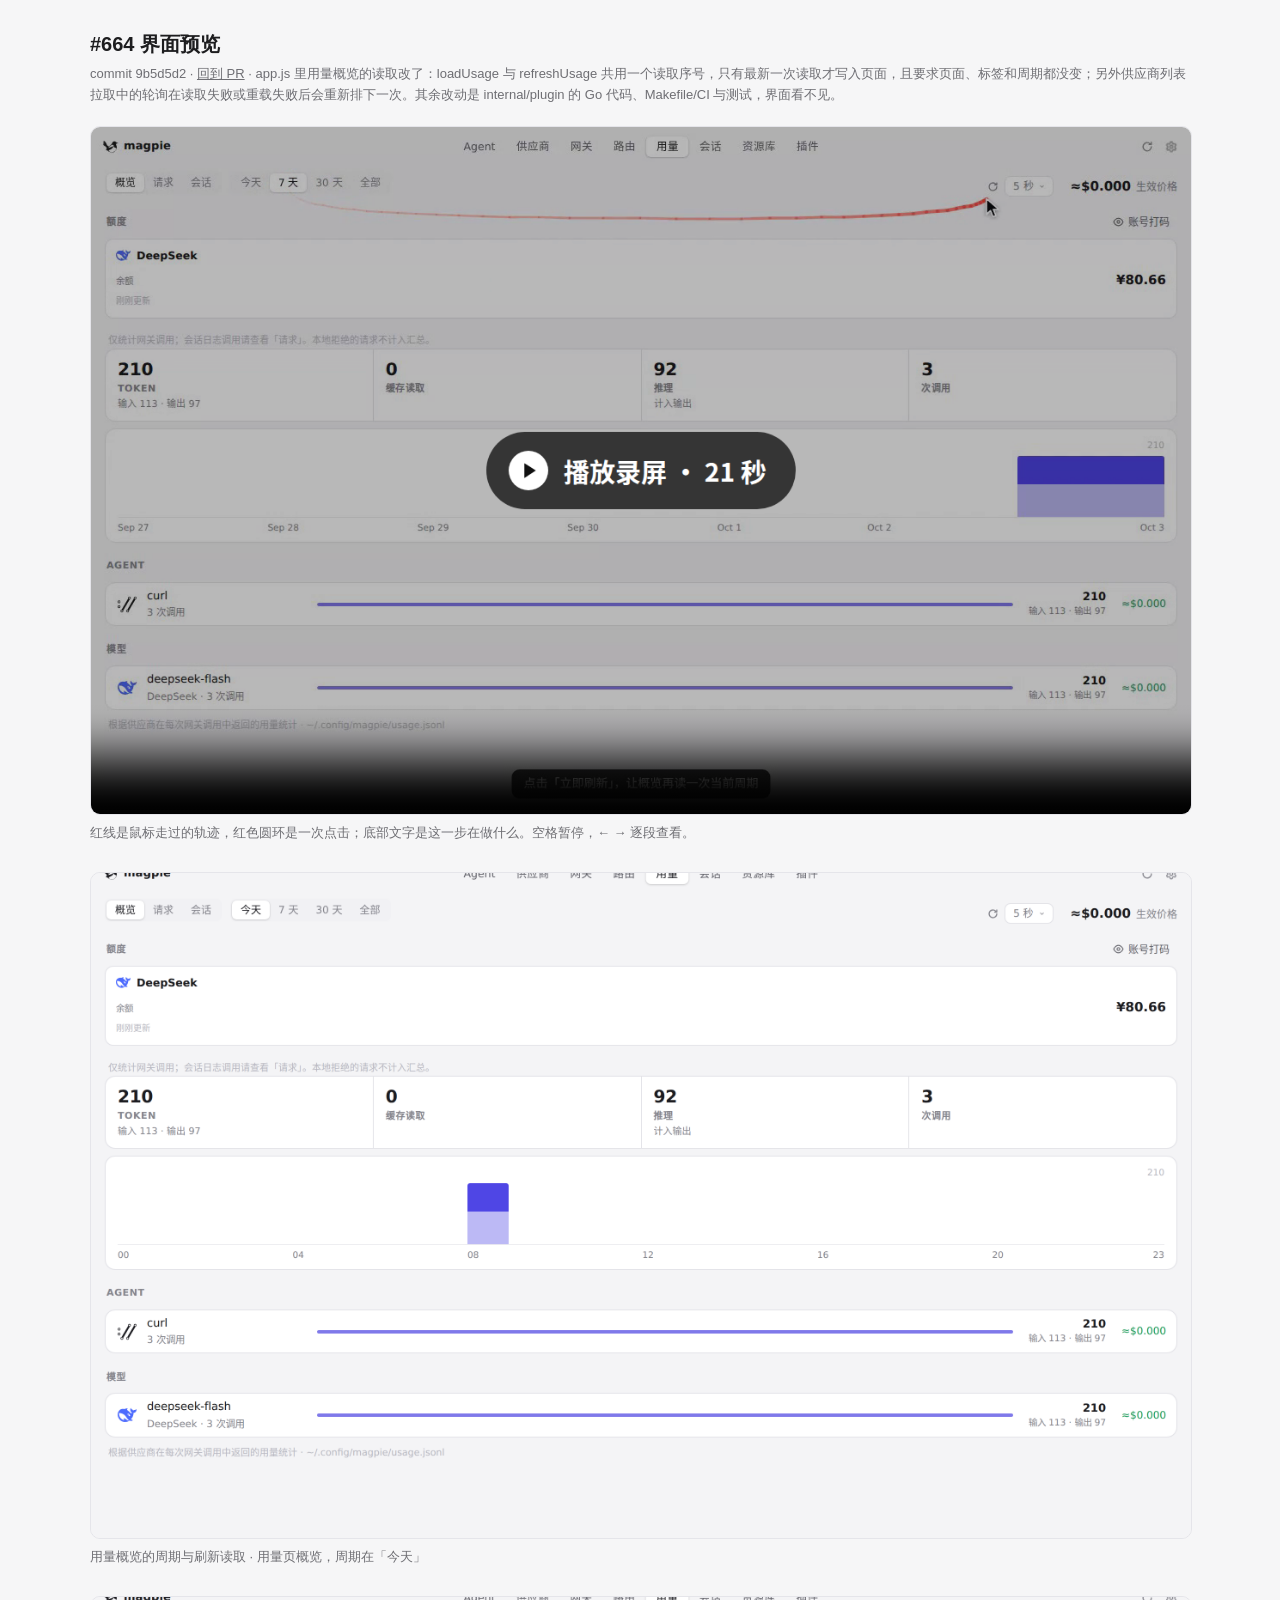
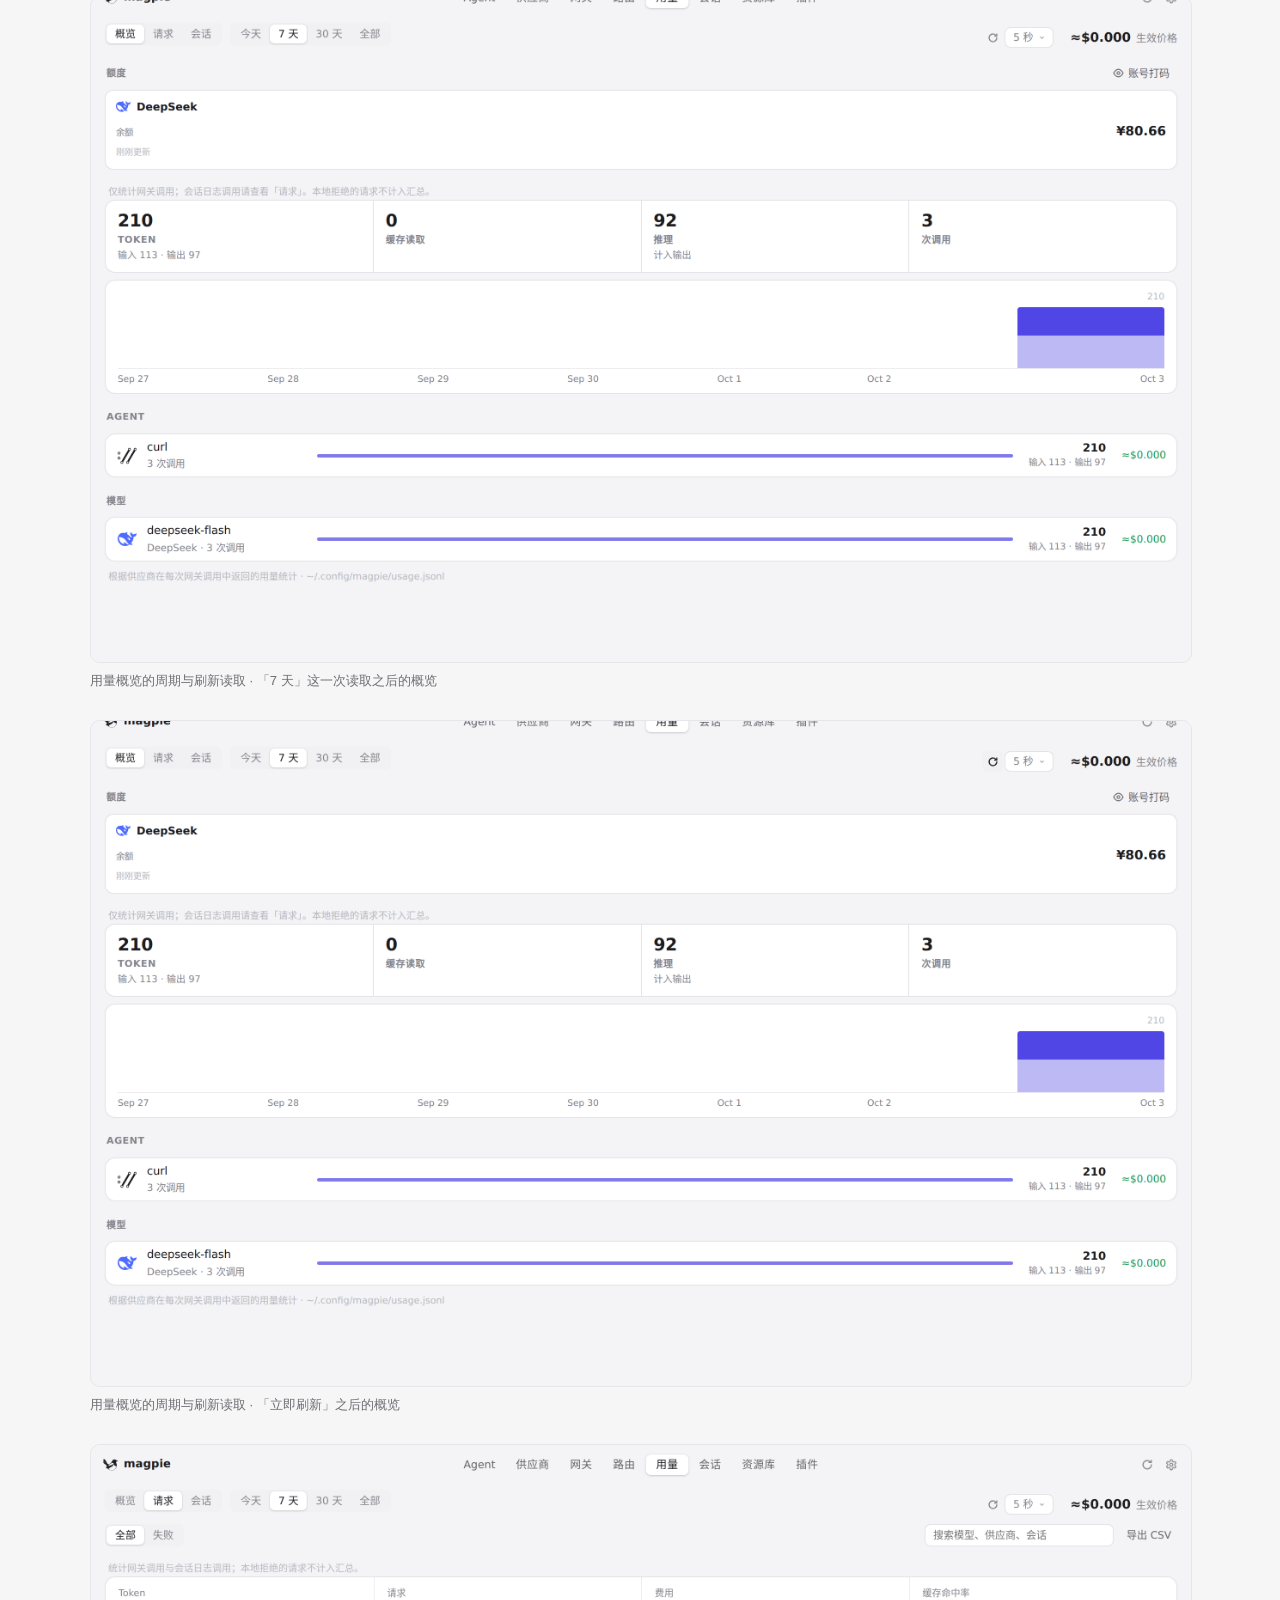
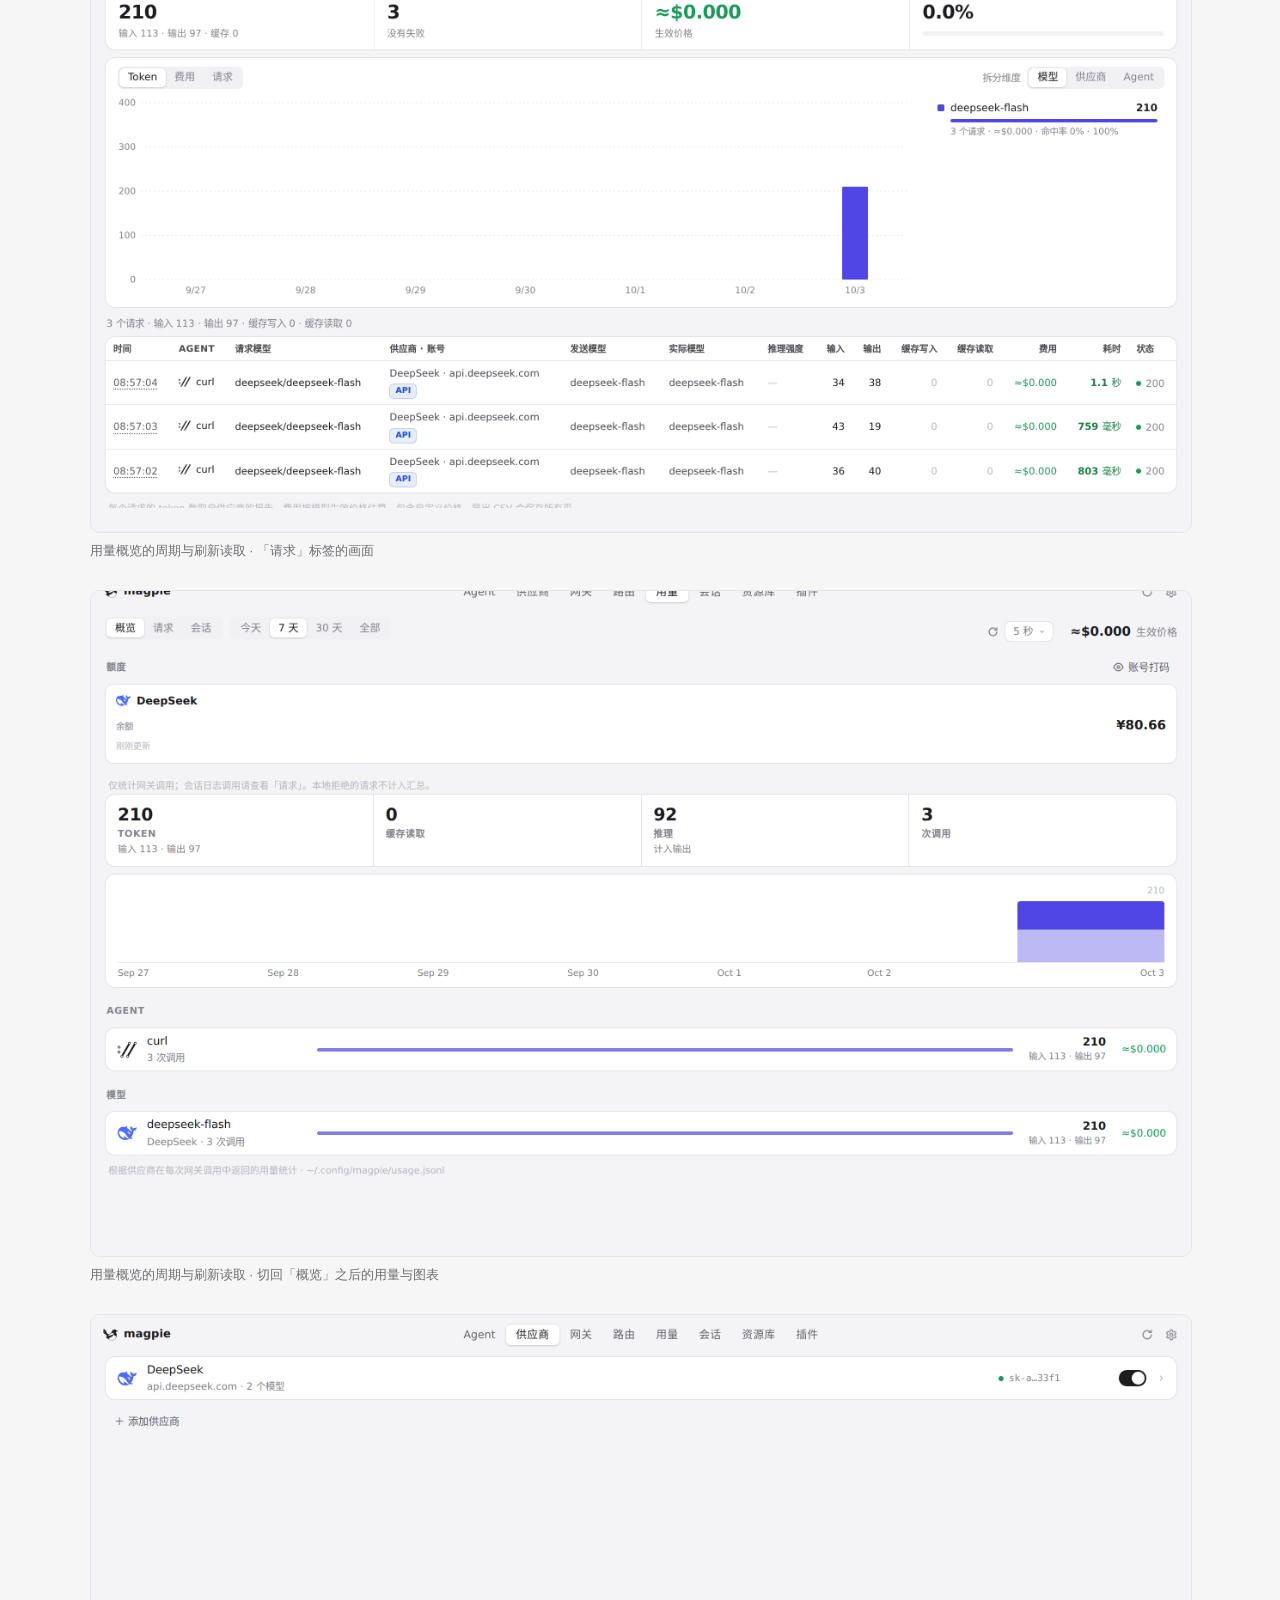
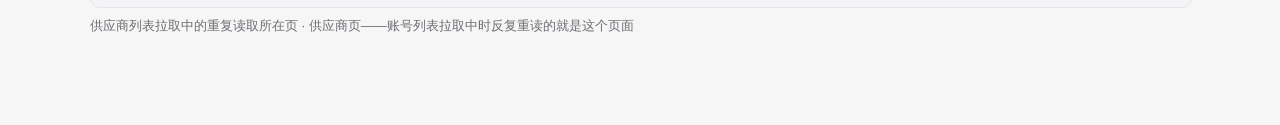
<file: pr-664/9b5d5d2/index.html>
<!doctype html><html lang="zh"><meta charset="utf-8"><meta name="viewport" content="width=device-width,initial-scale=1">
<title>#664 界面预览 · 9b5d5d2</title>
<style>:root{color-scheme:light dark;--bg:#f6f6f7;--fg:#1d1d1f;--muted:#6e6e73;--card:#fff;--line:#e5e5ea}
@media (prefers-color-scheme:dark){:root{--bg:#111113;--fg:#f2f2f4;--muted:#9a9aa0;--card:#1c1c1f;--line:#2c2c30}}
body{margin:0;background:var(--bg);color:var(--fg);font:15px/1.6 -apple-system,"Segoe UI","PingFang SC","Noto Sans CJK SC",sans-serif}
main{max-width:1100px;margin:0 auto;padding:28px 16px 60px}h1{font-size:20px;margin:0 0 4px}.m{color:var(--muted);font-size:13px;margin:0 0 20px}
video,img{display:block;width:100%;border-radius:10px;border:1px solid var(--line);background:var(--card)}figure{margin:0 0 28px}figcaption{color:var(--muted);font-size:13px;margin-top:8px}
a{color:inherit}</style>
<main><h1>#664 界面预览</h1><p class="m">commit 9b5d5d2 · <a href="https://github.com/yetone/magpie/pull/664">回到 PR</a> · app.js 里用量概览的读取改了：loadUsage 与 refreshUsage 共用一个读取序号，只有最新一次读取才写入页面，且要求页面、标签和周期都没变；另外供应商列表拉取中的轮询在读取失败或重载失败后会重新排下一次。其余改动是 internal/plugin 的 Go 代码、Makefile/CI 与测试，界面看不见。</p>
<figure><video src="preview.mp4" controls autoplay muted playsinline poster="poster.png"></video><figcaption>红线是鼠标走过的轨迹，红色圆环是一次点击；底部文字是这一步在做什么。空格暂停，← → 逐段查看。</figcaption></figure>
<figure><img src="01-usage-today.png" alt="用量页概览，周期在「今天」"><figcaption>用量概览的周期与刷新读取 · 用量页概览，周期在「今天」</figcaption></figure>
<figure><img src="02-usage-7d.png" alt="「7 天」这一次读取之后的概览"><figcaption>用量概览的周期与刷新读取 · 「7 天」这一次读取之后的概览</figcaption></figure>
<figure><img src="03-usage-after-reload.png" alt="「立即刷新」之后的概览"><figcaption>用量概览的周期与刷新读取 · 「立即刷新」之后的概览</figcaption></figure>
<figure><img src="04-usage-requests-tab.png" alt="「请求」标签的画面"><figcaption>用量概览的周期与刷新读取 · 「请求」标签的画面</figcaption></figure>
<figure><img src="05-usage-back-overview.png" alt="切回「概览」之后的用量与图表"><figcaption>用量概览的周期与刷新读取 · 切回「概览」之后的用量与图表</figcaption></figure>
<figure><img src="06-providers-deepseek.png" alt="供应商页——账号列表拉取中时反复重读的就是这个页面"><figcaption>供应商列表拉取中的重复读取所在页 · 供应商页——账号列表拉取中时反复重读的就是这个页面</figcaption></figure>
</main></html>
</file>
